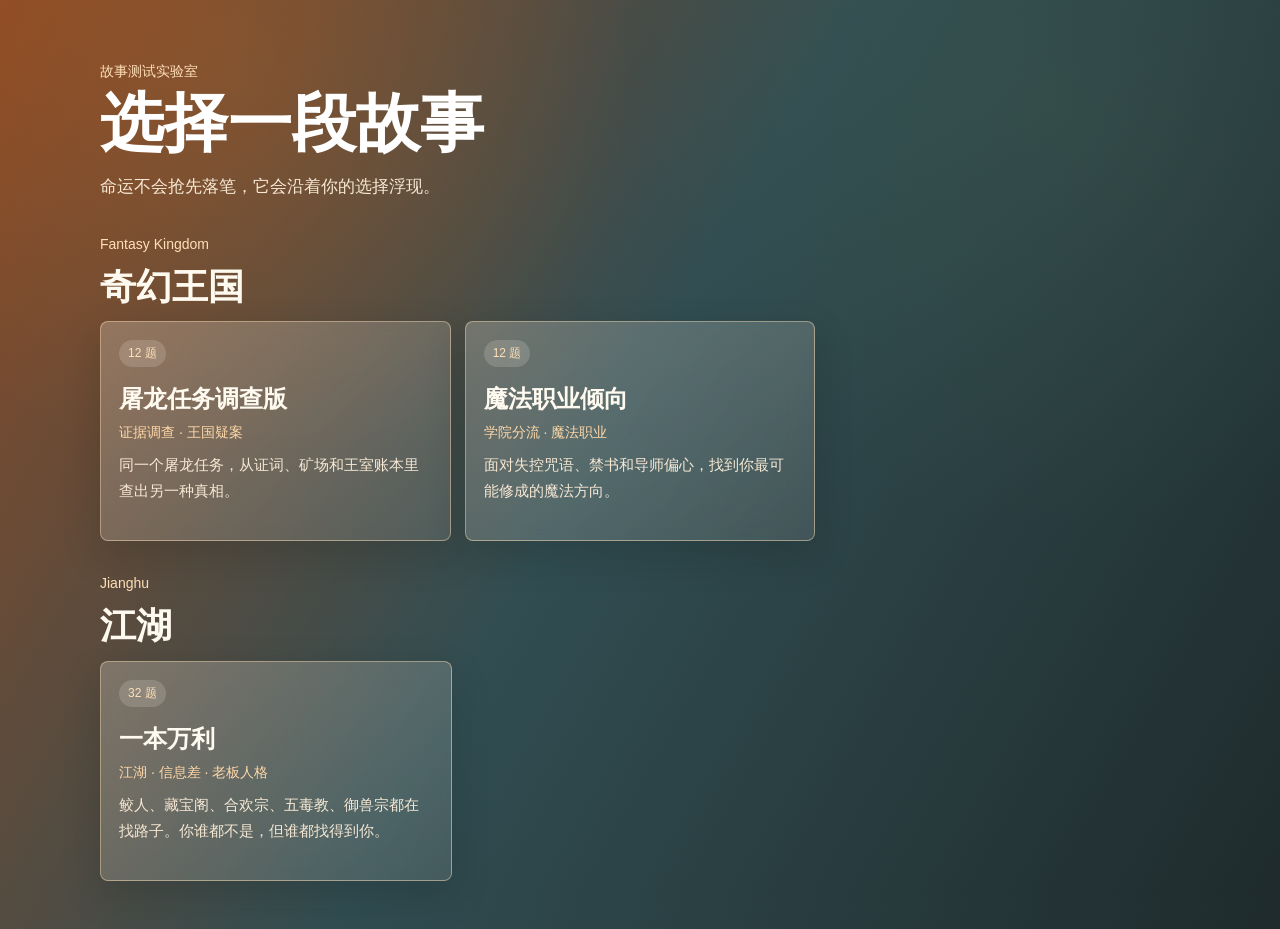
<file: index.html>
<!doctype html>
<html lang="zh-CN">
<head>
  <meta charset="utf-8">
  <meta name="viewport" content="width=device-width, initial-scale=1, viewport-fit=cover">
  <meta http-equiv="Cache-Control" content="no-cache, no-store, must-revalidate">
  <meta http-equiv="Pragma" content="no-cache">
  <meta http-equiv="Expires" content="0">
  <meta name="theme-color" content="#1f2b2c">
  <title>测试题实验</title>
  <link rel="stylesheet" href="styles.css">
</head>
<body>
  <main class="home-page">
    <div class="home-shell" aria-labelledby="home-title">
      <header class="home-header">
        <p class="eyebrow">故事测试实验室</p>
        <h1 id="home-title">选择一段故事</h1>
        <p class="lead">命运不会抢先落笔，它会沿着你的选择浮现。</p>
      </header>

      <section class="test-category" aria-labelledby="fantasy-title">
        <div class="category-head">
          <p class="eyebrow">Fantasy Kingdom</p>
          <h2 id="fantasy-title">奇幻王国</h2>
        </div>
        <div class="test-grid">
          <a class="test-card available" href="tests/fantasy-kingdom/dragon-investigation/index.html">
            <span class="test-status">12 题</span>
            <span class="test-title">屠龙任务调查版</span>
            <span class="test-meta">证据调查 · 王国疑案</span>
            <span class="test-copy">同一个屠龙任务，从证词、矿场和王室账本里查出另一种真相。</span>
          </a>

          <a class="test-card available" href="tests/fantasy-kingdom/magic-career/index.html">
            <span class="test-status">12 题</span>
            <span class="test-title">魔法职业倾向</span>
            <span class="test-meta">学院分流 · 魔法职业</span>
            <span class="test-copy">面对失控咒语、禁书和导师偏心，找到你最可能修成的魔法方向。</span>
          </a>
        </div>
      </section>

      <section class="test-category" aria-labelledby="jianghu-title">
        <div class="category-head">
          <p class="eyebrow">Jianghu</p>
          <h2 id="jianghu-title">江湖</h2>
        </div>
        <div class="test-grid compact">
          <a class="test-card available" href="tests/jianghu/merchant-profit/index.html">
            <span class="test-status">32 题</span>
            <span class="test-title">一本万利</span>
            <span class="test-meta">江湖 · 信息差 · 老板人格</span>
            <span class="test-copy">鲛人、藏宝阁、合欢宗、五毒教、御兽宗都在找路子。你谁都不是，但谁都找得到你。</span>
          </a>
        </div>
      </section>
    </div>
  </main>
</body>
</html>
</file>
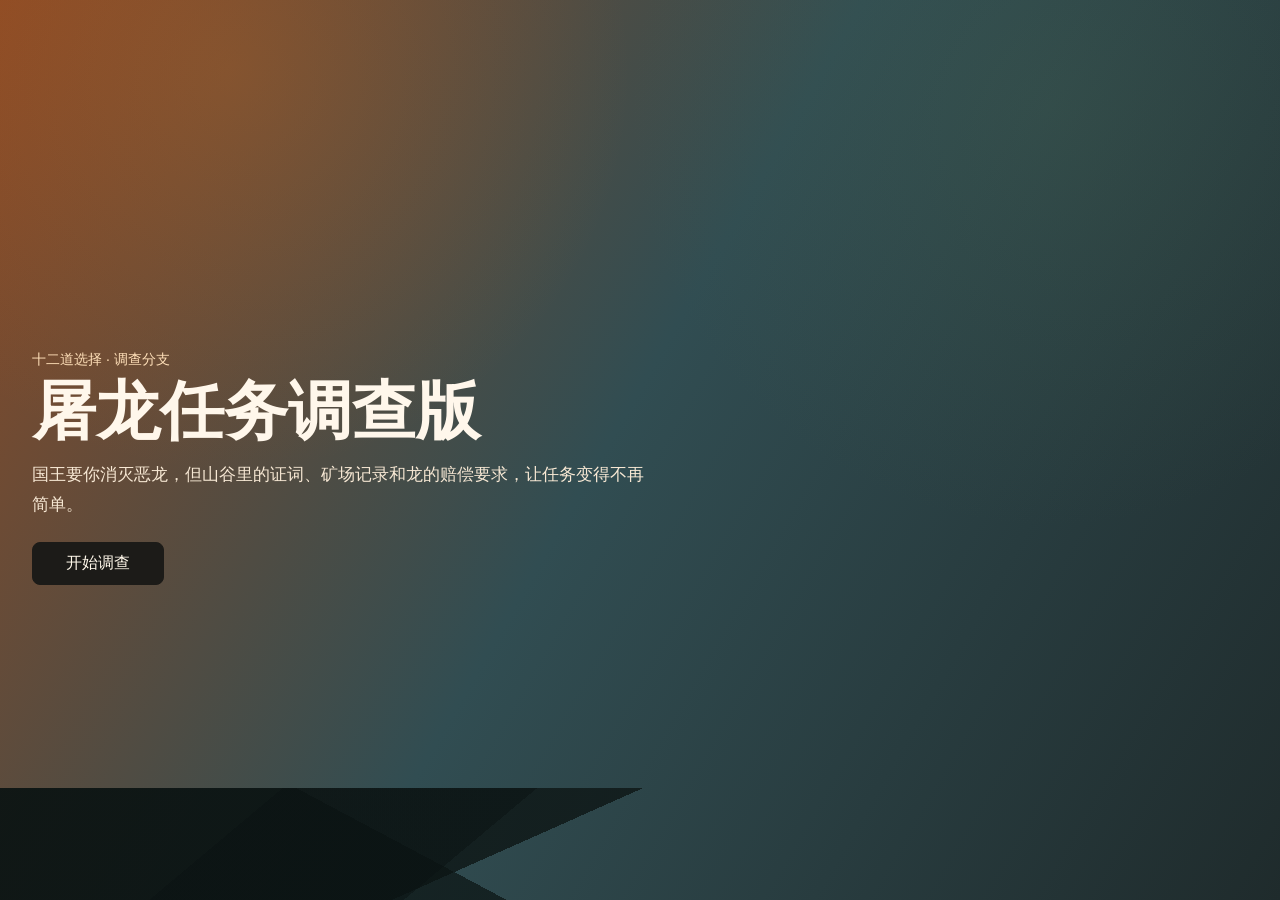
<file: tests/fantasy-kingdom/dragon-investigation/index.html>
<!doctype html>
<html lang="zh-CN">
<head>
  <meta charset="utf-8">
  <meta name="viewport" content="width=device-width, initial-scale=1, viewport-fit=cover">
  <meta http-equiv="Cache-Control" content="no-cache, no-store, must-revalidate">
  <meta http-equiv="Pragma" content="no-cache">
  <meta http-equiv="Expires" content="0">
  <meta name="theme-color" content="#1f2b2c">
  <title>屠龙任务调查版</title>
  <link rel="stylesheet" href="styles.css">
</head>
<body>
  <main class="app">
    <section class="view active intro" id="introView">
      <div class="hero" aria-labelledby="page-title">
        <div class="hero-content">
          <p class="eyebrow">十二道选择 · 调查分支</p>
          <h1 id="page-title">屠龙任务调查版</h1>
          <p class="lead">国王要你消灭恶龙，但山谷里的证词、矿场记录和龙的赔偿要求，让任务变得不再简单。</p>
          <div class="intro-actions">
            <button class="btn primary" id="startBtn" type="button">开始调查</button>
          </div>
        </div>
      </div>
    </section>

    <section class="view screen" id="quizView">
      <section class="toolbar topbar" aria-label="答题进度">
        <div class="progress-wrap">
          <div class="progress-meta">
            <span id="progressText">第 1 / 12 题</span>
            <span id="selectedText">未选择</span>
          </div>
          <div class="progress"><span id="progressBar"></span></div>
        </div>
      </section>

      <section class="question-stage">
        <section class="questions" id="questions" aria-label="测试题目"></section>
      </section>

      <nav class="pager" aria-label="题目翻页">
        <button class="btn primary next" id="nextBtn" type="button">确认</button>
      </nav>
    </section>

    <section class="view screen" id="resultView">
      <section class="result show" id="result" aria-live="polite">
        <div class="result-inner">
          <div class="result-main">
            <div class="badge" id="resultType">普通结局</div>
            <h2 id="resultTitle"></h2>
            <div class="result-text" id="resultText"></div>
            <div id="hiddenResults"></div>
            <div class="result-actions">
              <button class="btn primary" id="againBtn" type="button">重新开始</button>
            </div>
          </div>
          <div class="result-aside">
            <h2>已发现证据</h2>
            <div class="score-list" id="evidenceList"></div>
            <p class="hint">每题最多选择 2 项。隐藏结局会作为额外结果解锁。</p>
          </div>
        </div>
      </section>
    </section>
  </main>

  <div class="toast" id="toast">请选择 1-2 项</div>

  <script src="content.js"></script>
  <script src="app.js"></script>
</body>
</html>
</file>
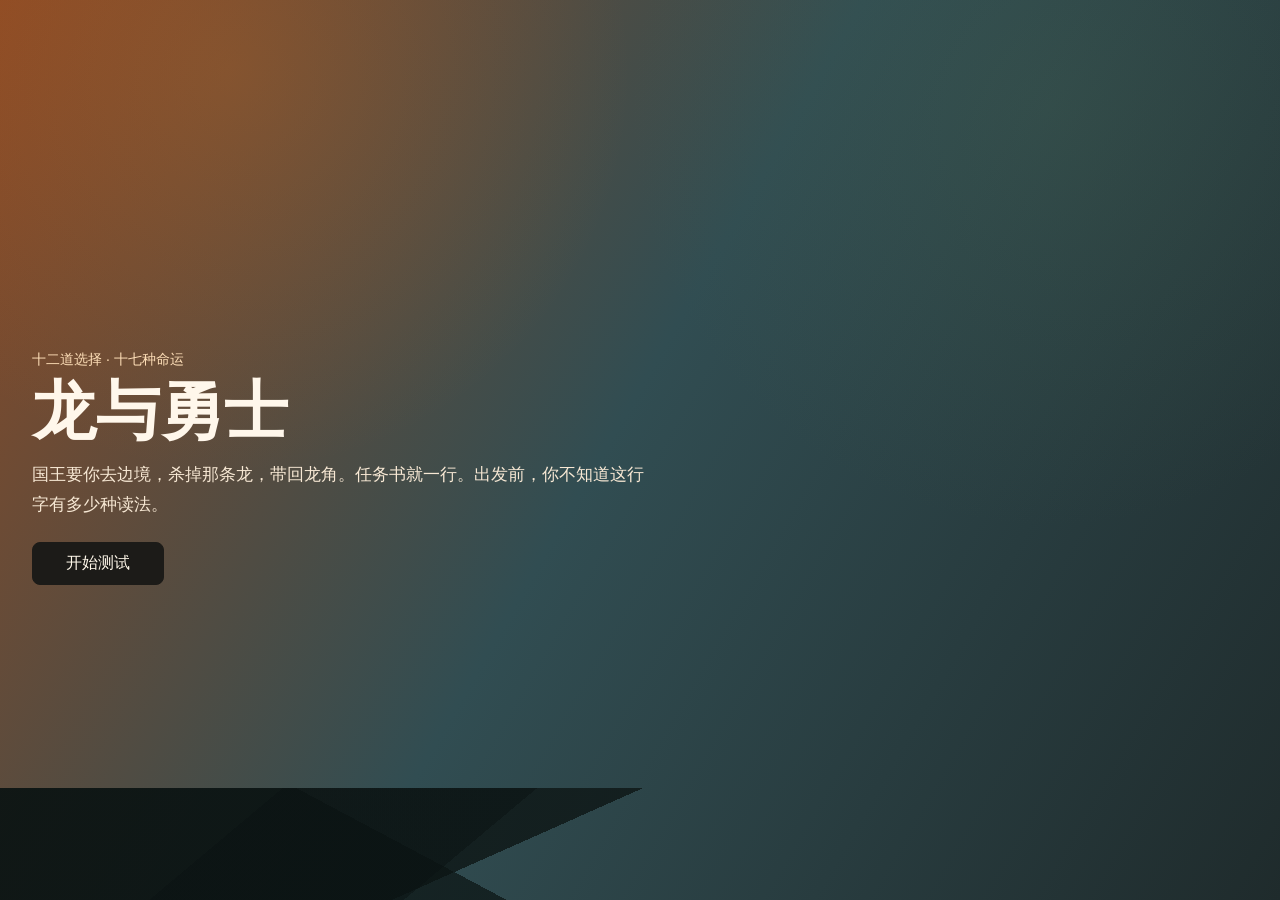
<file: tests/fantasy-kingdom/dragon-warrior/index.html>
<!doctype html>
<html lang="zh-CN">
<head>
  <meta charset="utf-8">
  <meta name="viewport" content="width=device-width, initial-scale=1, viewport-fit=cover">
  <meta http-equiv="Cache-Control" content="no-cache, no-store, must-revalidate">
  <meta http-equiv="Pragma" content="no-cache">
  <meta http-equiv="Expires" content="0">
  <meta name="theme-color" content="#1f2b2c">
  <title>龙与勇士</title>
  <link rel="stylesheet" href="styles.css">
</head>
<body>
  <main class="app">
    <section class="view home" id="homeView">
      <div class="home-shell" aria-labelledby="home-title">
        <header class="home-header">
          <p class="eyebrow">故事测试实验室</p>
          <h1 id="home-title">选择一个测试</h1>
          <p class="lead">每个测试都会把选择藏进故事里。你只要一路点下去，结局会自己露面。</p>
        </header>

        <section class="test-grid" aria-label="测试题型">
          <button class="test-card available" id="dragonEntryBtn" type="button">
            <span class="test-status">可开始</span>
            <span class="test-title">龙与勇士</span>
            <span class="test-meta">十二道选择 · 十七种命运</span>
            <span class="test-copy">国王要你去边境屠龙，但任务书上的字，未必等于真相。</span>
          </button>

          <button class="test-card" type="button" aria-disabled="true">
            <span class="test-status">制作中</span>
            <span class="test-title">宫廷人格测试</span>
            <span class="test-meta">权谋场景 · 阵营倾向</span>
            <span class="test-copy">在宴会、密信和王座之间，看你更像顾问、骑士还是幕后推手。</span>
          </button>

          <button class="test-card" type="button" aria-disabled="true">
            <span class="test-status">制作中</span>
            <span class="test-title">魔法职业倾向</span>
            <span class="test-meta">学院分流 · 技能路线</span>
            <span class="test-copy">面对失控咒语、禁书和导师偏心，找到你最可能修成的魔法方向。</span>
          </button>

          <button class="test-card" type="button" aria-disabled="true">
            <span class="test-status">制作中</span>
            <span class="test-title">荒岛决策实验</span>
            <span class="test-meta">生存选择 · 团队角色</span>
            <span class="test-copy">资源有限、天气变坏、队友意见不一，你会先搭棚还是先定规则。</span>
          </button>

          <button class="test-card" type="button" aria-disabled="true">
            <span class="test-status">制作中</span>
            <span class="test-title">王国阵营测验</span>
            <span class="test-meta">政治寓言 · 价值排序</span>
            <span class="test-copy">秩序、自由、财富、传统和真相，总有一个会被你放到最前面。</span>
          </button>
        </section>
      </div>
    </section>

    <section class="view active intro" id="introView">
      <div class="hero" aria-labelledby="page-title">
        <div class="hero-content">
          <p class="eyebrow">十二道选择 · 十七种命运</p>
          <h1 id="page-title">龙与勇士</h1>
          <p class="lead">国王要你去边境，杀掉那条龙，带回龙角。任务书就一行。出发前，你不知道这行字有多少种读法。</p>
          <div class="intro-actions">
            <button class="btn primary" id="startBtn" type="button">开始测试</button>
          </div>
        </div>
      </div>
    </section>

    <section class="view screen" id="quizView">
      <section class="toolbar topbar" aria-label="答题进度">
        <div class="progress-wrap">
          <div class="progress-meta">
            <span id="progressText">第 1 / 12 题</span>
            <span id="selectedText">未选择</span>
          </div>
          <div class="progress"><span id="progressBar"></span></div>
        </div>
      </section>

      <section class="question-stage">
        <section class="questions" id="questions" aria-label="测试题目"></section>
      </section>

      <nav class="pager" aria-label="题目翻页">
        <button class="btn primary next" id="nextBtn" type="button">下一题</button>
      </nav>
    </section>

    <section class="view screen" id="resultView">
      <section class="result show" id="result" aria-live="polite">
        <div class="result-inner">
          <div class="result-main">
            <div class="badge" id="resultType">普通结局</div>
            <h2 id="resultTitle"></h2>
            <p class="result-tag" id="resultTag"></p>
            <div class="rarity" aria-label="结局稀有程度">
              <div class="rarity-top">
                <span id="rarityLabel">稀有程度</span>
                <span id="rarityValue">--</span>
              </div>
              <div class="rarity-track"><span class="rarity-fill" id="rarityFill"></span></div>
            </div>
            <div class="result-text" id="resultText"></div>
            <div class="epilogue">
              <h3>后来发生了什么</h3>
              <p id="epilogueText"></p>
            </div>
            <div class="result-actions">
              <button class="btn primary" id="againBtn" type="button">再测一次</button>
              <a class="btn" href="../../../index.html">回到首页</a>
            </div>
          </div>
          <div class="result-aside">
            <h2>判定依据</h2>
            <p id="reasonText"></p>
            <div class="score-list" id="scoreList"></div>
            <p class="hint">分数只用于判断路线，不代表选项好坏。勇士也可以只是想赶紧下班。</p>
          </div>
        </div>
      </section>
    </section>
  </main>

  <div class="toast" id="toast">每题最多选 2 个选项</div>

  <script src="../../../shared/quiz-core.js"></script>
  <script src="content.js"></script>
  <script src="app.js"></script>
</body>
</html>
</file>
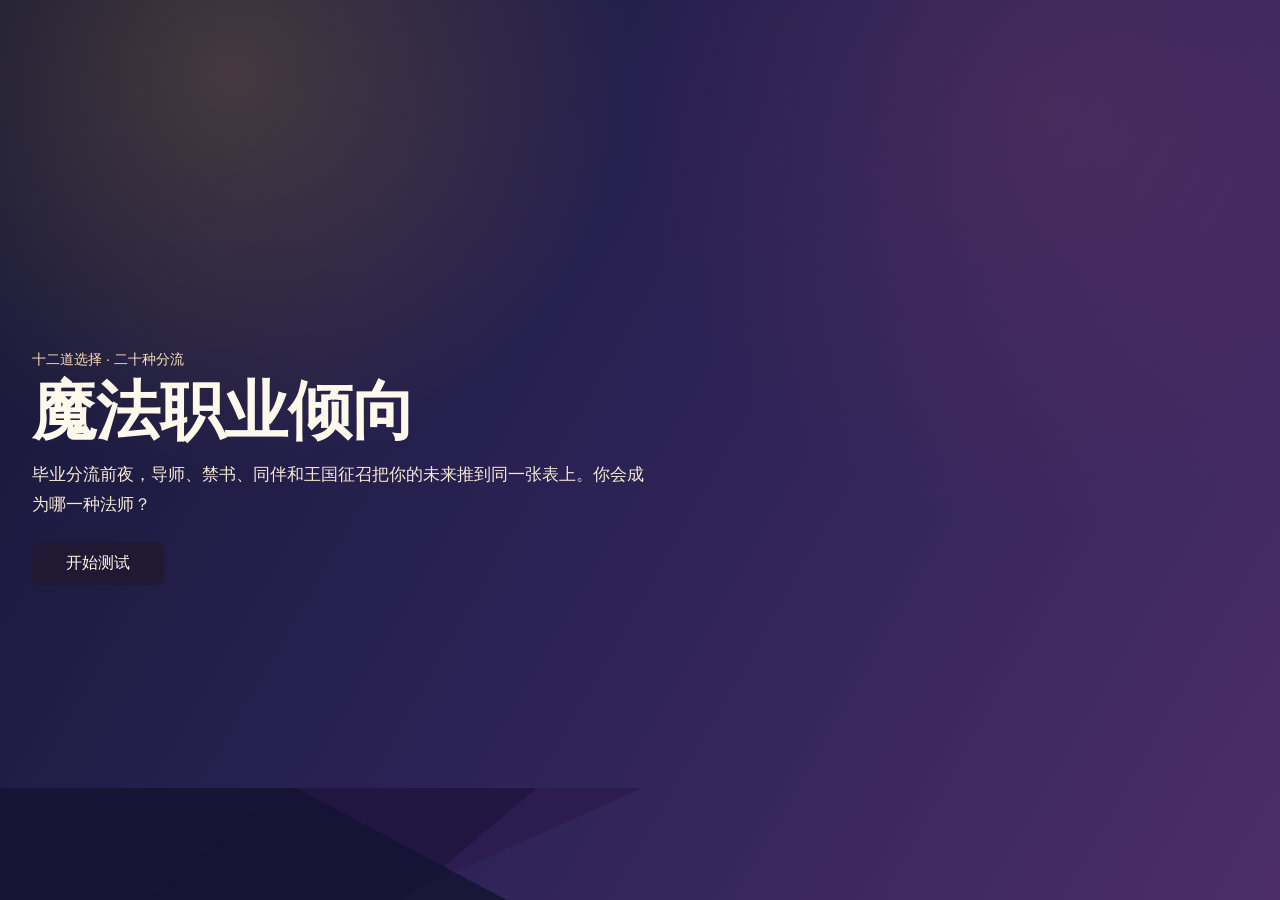
<file: tests/fantasy-kingdom/magic-career/index.html>
<!doctype html>
<html lang="zh-CN">
<head>
  <meta charset="utf-8">
  <meta name="viewport" content="width=device-width, initial-scale=1, viewport-fit=cover">
  <meta http-equiv="Cache-Control" content="no-cache, no-store, must-revalidate">
  <meta http-equiv="Pragma" content="no-cache">
  <meta http-equiv="Expires" content="0">
  <meta name="theme-color" content="#151735">
  <title>魔法职业倾向</title>
  <link rel="stylesheet" href="styles.css">
</head>
<body>
  <main class="app">
    <section class="view home" id="homeView">
      <div class="home-shell" aria-labelledby="home-title">
        <header class="home-header">
          <p class="eyebrow">故事测试实验室</p>
          <h1 id="home-title">选择一个测试</h1>
          <p class="lead">每个测试都会把选择藏进故事里。你只要一路点下去，结局会自己露面。</p>
        </header>

        <section class="test-grid" aria-label="测试题型">
          <button class="test-card available" id="magicEntryBtn" type="button">
            <span class="test-status">可开始</span>
            <span class="test-title">魔法职业倾向</span>
            <span class="test-meta">十二道选择 · 二十种分流</span>
            <span class="test-copy">毕业分流前夜，导师、禁书和王国征召同时把你的未来推上桌面。</span>
          </button>

          <button class="test-card" type="button" aria-disabled="true">
            <span class="test-status">制作中</span>
            <span class="test-title">宫廷人格测试</span>
            <span class="test-meta">权谋场景 · 阵营倾向</span>
            <span class="test-copy">在宴会、密信和王座之间，看你更像顾问、骑士还是幕后推手。</span>
          </button>

          <button class="test-card" type="button" aria-disabled="true">
            <span class="test-status">制作中</span>
            <span class="test-title">魔法职业倾向</span>
            <span class="test-meta">学院分流 · 技能路线</span>
            <span class="test-copy">面对失控咒语、禁书和导师偏心，找到你最可能修成的魔法方向。</span>
          </button>

          <button class="test-card" type="button" aria-disabled="true">
            <span class="test-status">制作中</span>
            <span class="test-title">荒岛决策实验</span>
            <span class="test-meta">生存选择 · 团队角色</span>
            <span class="test-copy">资源有限、天气变坏、队友意见不一，你会先搭棚还是先定规则。</span>
          </button>

          <button class="test-card" type="button" aria-disabled="true">
            <span class="test-status">制作中</span>
            <span class="test-title">王国阵营测验</span>
            <span class="test-meta">政治寓言 · 价值排序</span>
            <span class="test-copy">秩序、自由、财富、传统和真相，总有一个会被你放到最前面。</span>
          </button>
        </section>
      </div>
    </section>

    <section class="view active intro" id="introView">
      <div class="hero" aria-labelledby="page-title">
        <div class="hero-content">
          <p class="eyebrow">十二道选择 · 二十种分流</p>
          <h1 id="page-title">魔法职业倾向</h1>
          <p class="lead">毕业分流前夜，导师、禁书、同伴和王国征召把你的未来推到同一张表上。你会成为哪一种法师？</p>
          <div class="intro-actions">
            <button class="btn primary" id="startBtn" type="button">开始测试</button>
          </div>
        </div>
      </div>
    </section>

    <section class="view screen" id="quizView">
      <section class="toolbar topbar" aria-label="答题进度">
        <div class="progress-wrap">
          <div class="progress-meta">
            <span id="progressText">第 1 / 12 题</span>
            <span id="selectedText">未选择</span>
          </div>
          <div class="progress"><span id="progressBar"></span></div>
        </div>
      </section>

      <section class="question-stage">
        <section class="questions" id="questions" aria-label="测试题目"></section>
      </section>

      <nav class="pager" aria-label="题目翻页">
        <button class="btn primary next" id="nextBtn" type="button">下一题</button>
      </nav>
    </section>

    <section class="view screen" id="resultView">
      <section class="result show" id="result" aria-live="polite">
        <div class="result-inner">
          <div class="result-main">
            <div class="badge" id="resultType">普通结局</div>
            <h2 id="resultTitle"></h2>
            <p class="result-tag" id="resultTag"></p>
            <div class="rarity" aria-label="结局稀有程度">
              <div class="rarity-top">
                <span id="rarityLabel">稀有程度</span>
                <span id="rarityValue">--</span>
              </div>
              <div class="rarity-track"><span class="rarity-fill" id="rarityFill"></span></div>
            </div>
            <div class="result-text" id="resultText"></div>
            <div class="epilogue">
              <h3>后来发生了什么</h3>
              <p id="epilogueText"></p>
            </div>
            <div class="result-actions">
              <button class="btn primary" id="againBtn" type="button">再测一次</button>
              <a class="btn" href="../../../index.html">回到首页</a>
            </div>
          </div>
          <div class="result-aside">
            <h2>判定依据</h2>
            <p id="reasonText"></p>
            <div class="score-list" id="scoreList"></div>
            <p class="hint">分数只用于判断路线，不代表选项好坏。见习法师也可以只是想避开不合理的分流表。</p>
          </div>
        </div>
      </section>
    </section>
  </main>

  <div class="toast" id="toast">每题最多选 2 个选项</div>

  <script src="../../../shared/quiz-core.js"></script>
  <script src="content.js"></script>
  <script src="app.js"></script>
</body>
</html>
</file>
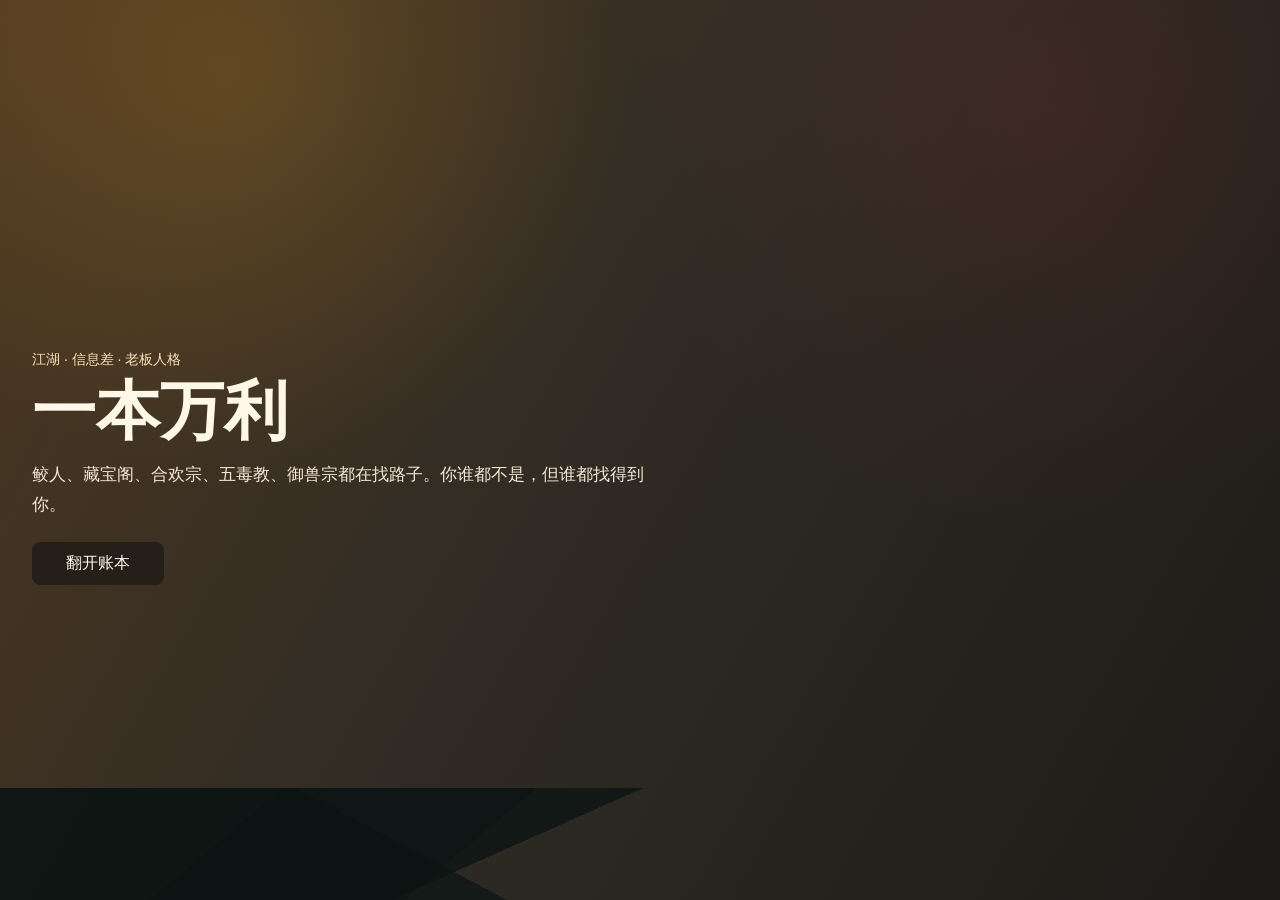
<file: tests/jianghu/merchant-profit/index.html>
<!doctype html>
<html lang="zh-CN">
<head>
  <meta charset="utf-8">
  <meta name="viewport" content="width=device-width, initial-scale=1, viewport-fit=cover">
  <meta http-equiv="Cache-Control" content="no-cache, no-store, must-revalidate">
  <meta http-equiv="Pragma" content="no-cache">
  <meta http-equiv="Expires" content="0">
  <meta name="theme-color" content="#2a241d">
  <title>一本万利</title>
  <link rel="stylesheet" href="styles.css">
</head>
<body>
  <main class="app">
    <section class="view active intro" id="introView">
      <div class="hero" aria-labelledby="page-title">
        <div class="hero-content">
          <p class="eyebrow">江湖 · 信息差 · 老板人格</p>
          <h1 id="page-title">一本万利</h1>
          <p class="lead">鲛人、藏宝阁、合欢宗、五毒教、御兽宗都在找路子。你谁都不是，但谁都找得到你。</p>
          <div class="intro-actions">
            <button class="btn primary" id="startBtn" type="button">翻开账本</button>
          </div>
        </div>
      </div>
    </section>

    <section class="view screen" id="quizView">
      <section class="toolbar topbar" aria-label="答题进度">
        <div class="progress-wrap">
          <div class="progress-meta">
            <span id="progressText">第 1 / 32 题</span>
            <span id="selectedText">未选择</span>
          </div>
          <div class="progress"><span id="progressBar"></span></div>
        </div>
      </section>

      <section class="question-stage">
        <section class="questions" id="questions" aria-label="测试题目"></section>
      </section>

      <nav class="pager" aria-label="题目翻页">
        <button class="btn primary next" id="nextBtn" type="button">下一题</button>
      </nav>
    </section>

    <section class="view screen" id="resultView">
      <section class="result show" id="result" aria-live="polite">
        <div class="result-inner">
          <div class="result-main">
            <div class="badge" id="resultType">普通结局</div>
            <h2 id="resultTitle"></h2>
            <p class="result-tag" id="resultTag"></p>
            <div class="rarity" aria-label="结局稀有程度">
              <div class="rarity-top">
                <span id="rarityLabel">稀有程度</span>
                <span id="rarityValue">--</span>
              </div>
              <div class="rarity-track"><span class="rarity-fill" id="rarityFill"></span></div>
            </div>
            <div class="result-text" id="resultText"></div>
            <div class="epilogue">
              <h3>后来发生了什么</h3>
              <p id="epilogueText"></p>
            </div>
            <div class="result-actions">
              <button class="btn primary" id="againBtn" type="button">再做一单</button>
              <a class="btn" href="../../../index.html">回到首页</a>
            </div>
          </div>
          <div class="result-aside">
            <h2>账本倾向</h2>
            <p id="reasonText"></p>
            <div class="score-list" id="scoreList"></div>
            <p class="hint">分数只用于判断路线，不代表经营建议。江湖生意，先活着再发财。</p>
          </div>
        </div>
      </section>
    </section>
  </main>

  <div class="toast" id="toast">本题只能选 1 项</div>

  <script src="../../../shared/quiz-core.js"></script>
  <script src="content.js"></script>
  <script src="app.js"></script>
</body>
</html>
</file>
<file: styles.css>
:root {
  color-scheme: light;
  --ink: #1c1b18;
  --muted: #686057;
  --line: #ddd4c6;
  --paper: #fffaf1;
  --panel: #ffffff;
  --amber: #c96f22;
  --red: #9e302b;
  --moss: #4f6f52;
  --blue: #315f7a;
  --shadow: 0 18px 50px rgba(42, 31, 20, 0.14);
  --page-bg:
    radial-gradient(circle at 18% 8%, rgba(201, 111, 34, 0.24), transparent 30%),
    radial-gradient(circle at 82% 12%, rgba(79, 111, 82, 0.2), transparent 32%),
    linear-gradient(120deg, #8c4a25 0%, #314d52 48%, #1f2b2c 100%);
}

* {
  box-sizing: border-box;
}

body {
  margin: 0;
  font-family: -apple-system, BlinkMacSystemFont, "Segoe UI", "PingFang SC", "Hiragino Sans GB", "Microsoft YaHei", sans-serif;
  color: var(--ink);
  background: var(--page-bg);
  background-attachment: fixed;
  min-height: 100vh;
  scrollbar-width: none;
}

html {
  scrollbar-width: none;
  background: var(--page-bg);
}

body::-webkit-scrollbar,
html::-webkit-scrollbar {
  width: 0;
  height: 0;
  display: none;
}

button {
  font: inherit;
}

a {
  color: inherit;
  text-decoration: none;
}

.home-page {
  min-height: 100vh;
  min-height: 100svh;
  padding: max(28px, 7svh) 0 48px;
}

.app {
  width: min(1040px, calc(100% - 32px));
  margin: 0 auto;
  padding: 28px 0 48px;
}

.hero {
  position: relative;
  min-height: 320px;
  overflow: hidden;
  border: 1px solid rgba(92, 72, 48, 0.18);
  border-radius: 8px;
  background:
    linear-gradient(180deg, rgba(24, 25, 22, 0.08), rgba(24, 25, 22, 0.52));
  box-shadow: var(--shadow);
  color: #fff7eb;
  display: grid;
  align-items: end;
  padding: 32px;
}

.hero::before,
.hero::after {
  content: "";
  position: absolute;
  pointer-events: none;
}

.hero::before {
  left: 0;
  right: 0;
  bottom: 0;
  height: 112px;
  background:
    linear-gradient(140deg, transparent 0 20%, rgba(10, 18, 18, 0.52) 20% 38%, transparent 38%),
    linear-gradient(28deg, rgba(11, 20, 19, 0.72) 0 34%, transparent 34%),
    linear-gradient(-24deg, transparent 0 58%, rgba(12, 20, 19, 0.78) 58% 100%);
}

.result-tag {
  margin: -4px 0 14px;
  font-size: 15px;
  color: #b86920;
  font-style: italic;
}

.hero-content {
  position: relative;
  z-index: 1;
  width: min(660px, 100%);
}

.eyebrow {
  margin: 0 0 10px;
  color: #ffe0b9;
  font-size: 14px;
}

h1 {
  margin: 0;
  font-size: clamp(34px, 6vw, 64px);
  line-height: 1.02;
  letter-spacing: 0;
}

.lead {
  margin: 16px 0 0;
  max-width: 620px;
  color: #f7e8d4;
  font-size: 17px;
  line-height: 1.75;
}

.toolbar {
  display: flex;
  gap: 12px;
  flex-wrap: wrap;
  align-items: center;
  justify-content: space-between;
  margin: 18px 0;
  padding: 14px;
  border: 1px solid var(--line);
  border-radius: 8px;
  background: rgba(255, 250, 241, 0.86);
  backdrop-filter: blur(10px);
}

.progress-wrap {
  flex: 1 1 240px;
  min-width: 220px;
}

.progress-meta {
  display: flex;
  justify-content: space-between;
  gap: 12px;
  color: var(--muted);
  font-size: 13px;
  margin-bottom: 8px;
}

.progress {
  height: 10px;
  border-radius: 999px;
  overflow: hidden;
  background: #e3d9c9;
}

.progress span {
  display: block;
  width: 0%;
  height: 100%;
  background: linear-gradient(90deg, var(--amber), var(--red));
  transition: width 180ms ease;
}

.actions {
  display: flex;
  gap: 10px;
  flex-wrap: wrap;
}

.btn {
  border: 1px solid rgba(69, 52, 34, 0.24);
  border-radius: 8px;
  background: #fffdf8;
  color: var(--ink);
  padding: 10px 14px;
  cursor: pointer;
  transition: transform 120ms ease, border-color 120ms ease, background 120ms ease;
}

.btn:hover {
  transform: translateY(-1px);
  border-color: rgba(158, 48, 43, 0.52);
}

.btn.primary {
  background: var(--ink);
  color: #fff8ea;
  border-color: var(--ink);
}

.btn:disabled {
  cursor: not-allowed;
  opacity: 0.45;
  transform: none;
}

.layout {
  display: grid;
  grid-template-columns: minmax(0, 1fr) 300px;
  gap: 18px;
  align-items: start;
}

.questions {
  display: grid;
  gap: 14px;
}

.question {
  border: 1px solid var(--line);
  border-radius: 8px;
  background: rgba(255, 255, 255, 0.78);
  box-shadow: 0 10px 26px rgba(40, 32, 22, 0.08);
  overflow: hidden;
}

.question-head {
  display: grid;
  grid-template-columns: 42px 1fr;
  gap: 12px;
  padding: 18px 18px 12px;
}

.num {
  width: 42px;
  height: 42px;
  border-radius: 8px;
  display: grid;
  place-items: center;
  background: #efe4d2;
  color: #6a4527;
  font-weight: 700;
}

.question-title {
  margin: 0;
  font-size: 17px;
  line-height: 1.7;
}

.options {
  display: grid;
  gap: 8px;
  padding: 0 18px 18px 72px;
}

.option {
  width: 100%;
  display: grid;
  grid-template-columns: 34px 1fr;
  gap: 10px;
  text-align: left;
  align-items: start;
  border: 1px solid #e4dacb;
  border-radius: 8px;
  background: #fffdf8;
  padding: 12px;
  cursor: pointer;
  line-height: 1.65;
}

.option .letter {
  width: 30px;
  height: 30px;
  display: grid;
  place-items: center;
  border-radius: 7px;
  background: #f0e4d1;
  color: #74471e;
  font-weight: 700;
}

.option.selected {
  border-color: rgba(158, 48, 43, 0.72);
  background: #fff4e4;
  box-shadow: inset 0 0 0 1px rgba(158, 48, 43, 0.18);
}

.option.selected .letter {
  background: var(--red);
  color: #fff8ed;
}

.side {
  position: sticky;
  top: 18px;
  display: grid;
  gap: 14px;
}

.panel {
  border: 1px solid var(--line);
  border-radius: 8px;
  background: rgba(255, 255, 255, 0.82);
  padding: 16px;
  box-shadow: 0 10px 26px rgba(40, 32, 22, 0.08);
}

.panel h2 {
  margin: 0 0 10px;
  font-size: 17px;
}

.panel p {
  margin: 0;
  color: var(--muted);
  line-height: 1.7;
  font-size: 14px;
}

.answer-grid {
  display: grid;
  grid-template-columns: repeat(4, 1fr);
  gap: 7px;
  margin-top: 12px;
}

.answer-chip {
  min-height: 34px;
  border-radius: 7px;
  background: #f1e7d8;
  color: #7a6a5b;
  display: grid;
  place-items: center;
  font-size: 12px;
  padding: 4px;
}

.answer-chip.done {
  background: #33433d;
  color: #fff7e9;
}

.result {
  display: none;
  margin-top: 18px;
  border: 1px solid rgba(158, 48, 43, 0.32);
  border-radius: 8px;
  background: #fff9ef;
  box-shadow: var(--shadow);
  overflow: hidden;
}

.result.show {
  display: block;
}

.result-inner {
  display: grid;
  grid-template-columns: 1fr 300px;
  gap: 0;
}

.result-main {
  padding: 24px;
}

.badge {
  display: inline-flex;
  align-items: center;
  gap: 8px;
  border-radius: 999px;
  padding: 7px 11px;
  background: #f2dfc7;
  color: #794818;
  font-size: 13px;
  margin-bottom: 10px;
}

.result h2 {
  margin: 0 0 12px;
  font-size: clamp(24px, 4vw, 38px);
  line-height: 1.15;
}

.result-text {
  color: #3b332b;
  font-size: 16px;
  line-height: 1.85;
  white-space: pre-line;
}

.rarity {
  display: grid;
  gap: 8px;
  margin: 14px 0 18px;
  padding: 12px;
  border: 1px solid #ead9c2;
  border-radius: 8px;
  background: #fff3df;
}

.rarity-top {
  display: flex;
  justify-content: space-between;
  gap: 12px;
  color: #74471e;
  font-size: 14px;
}

.rarity-track {
  height: 9px;
  overflow: hidden;
  border-radius: 99px;
  background: #e6d3ba;
}

.rarity-fill {
  display: block;
  width: 50%;
  height: 100%;
  background: linear-gradient(90deg, var(--amber), var(--red));
}

.epilogue {
  margin-top: 18px;
  padding: 16px;
  border-left: 4px solid var(--amber);
  border-radius: 0 8px 8px 0;
  background: #fff5e7;
}

.epilogue h3 {
  margin: 0 0 8px;
  font-size: 17px;
}

.epilogue p {
  margin: 0;
  color: #463b31;
  line-height: 1.85;
  white-space: pre-line;
}

.result-aside {
  border-left: 1px solid #eadfce;
  background: #f8eddd;
  padding: 24px;
}

.score-list {
  display: grid;
  gap: 9px;
  margin-top: 12px;
}

.score-row {
  display: grid;
  gap: 5px;
  font-size: 13px;
  color: #5c5147;
}

.score-row label {
  display: flex;
  justify-content: space-between;
  gap: 10px;
}

.bar {
  height: 8px;
  border-radius: 99px;
  background: #e4d7c6;
  overflow: hidden;
}

.bar span {
  display: block;
  height: 100%;
  width: 0%;
  background: var(--moss);
}

.hint {
  margin-top: 10px;
  font-size: 13px;
  color: var(--muted);
  line-height: 1.65;
}

.toast {
  position: fixed;
  left: 50%;
  bottom: 22px;
  transform: translateX(-50%) translateY(20px);
  opacity: 0;
  pointer-events: none;
  border-radius: 999px;
  padding: 10px 14px;
  color: #fff8ed;
  background: rgba(28, 27, 24, 0.92);
  transition: opacity 140ms ease, transform 140ms ease;
  z-index: 20;
}

.toast.show {
  opacity: 1;
  transform: translateX(-50%) translateY(0);
}

@media (max-width: 840px) {
  .app {
    width: min(100% - 20px, 1040px);
    padding-top: 10px;
  }

  .hero {
    min-height: 280px;
    padding: 24px;
  }

  .layout,
  .result-inner {
    grid-template-columns: 1fr;
  }

  .side {
    position: static;
    order: -1;
  }

  .options {
    padding-left: 18px;
  }

  .question-head {
    grid-template-columns: 34px 1fr;
  }

  .num {
    width: 34px;
    height: 34px;
  }

  .result-aside {
    border-left: 0;
    border-top: 1px solid #eadfce;
  }
}

.app {
  min-height: 100vh;
  display: grid;
  align-content: center;
  width: 100%;
  padding: 0;
}

.view {
  display: none;
}

.view.active {
  display: block;
}

.view:not(.active) {
  display: none;
}

.home {
  min-height: 100vh;
  min-height: 100svh;
  padding: max(28px, 7svh) 0;
  color: #fff7eb;
}

.home-shell {
  width: min(1080px, calc(100% - 32px));
  margin: 0 auto;
  display: grid;
  gap: 34px;
}

.home-header {
  width: min(720px, 100%);
}

.home-header h1 {
  color: #ffffff;
}

.test-category {
  display: grid;
  gap: 14px;
}

.category-head {
  display: grid;
  gap: 4px;
}

.category-head h2 {
  margin: 0;
  color: #fffaf0;
  font-size: clamp(24px, 4vw, 36px);
  line-height: 1.15;
}

.test-grid {
  display: grid;
  grid-template-columns: repeat(3, minmax(0, 1fr));
  gap: 14px;
}

.test-grid.compact {
  grid-template-columns: minmax(0, 352px);
}

.test-card {
  min-height: 220px;
  display: grid;
  align-content: start;
  gap: 10px;
  text-align: left;
  border: 1px solid rgba(255, 248, 236, 0.22);
  border-radius: 8px;
  background: rgba(255, 248, 236, 0.12);
  color: #fff4e3;
  padding: 18px;
  cursor: default;
  box-shadow: 0 14px 38px rgba(18, 22, 18, 0.18);
  backdrop-filter: blur(12px);
  font: inherit;
}

.test-card.available {
  cursor: pointer;
  background:
    linear-gradient(145deg, rgba(255, 248, 236, 0.24), rgba(255, 248, 236, 0.1));
  border-color: rgba(255, 224, 185, 0.46);
}

.test-card.available:hover {
  transform: translateY(-2px);
  border-color: rgba(255, 224, 185, 0.78);
}

.test-status {
  width: fit-content;
  border-radius: 999px;
  padding: 5px 9px;
  background: rgba(255, 248, 236, 0.16);
  color: #ffe0b9;
  font-size: 12px;
}

.test-title {
  display: block;
  margin-top: 8px;
  color: #fffaf0;
  font-size: 24px;
  line-height: 1.2;
  font-weight: 700;
}

.test-meta {
  color: #ffd8a8;
  font-size: 14px;
}

.test-copy {
  color: #f7e8d4;
  font-size: 15px;
  line-height: 1.75;
}

.intro {
  display: grid;
  gap: 18px;
}

.hero {
  min-height: 100vh;
  min-height: 100svh;
  align-items: center;
  justify-content: start;
  border: 0;
  border-radius: 0;
  background: transparent;
  padding-top: max(80px, 12svh);
  padding-bottom: max(60px, 8svh);
}

.intro-grid {
  display: grid;
  grid-template-columns: repeat(3, 1fr);
  gap: 12px;
}

.rule-card {
  border: 1px solid rgba(255, 248, 236, 0.22);
  border-radius: 8px;
  background: rgba(255, 248, 236, 0.12);
  padding: 13px;
  color: #fff1dd;
  line-height: 1.55;
  font-size: 14px;
}


.intro-actions {
  display: flex;
  gap: 12px;
  flex-wrap: wrap;
  margin-top: 22px;
}

.intro-actions .btn {
  min-width: 132px;
}

.screen {
  min-height: min(720px, calc(100vh - 56px));
  display: grid;
  grid-template-rows: auto 1fr;
  gap: 14px;
  padding-bottom: 92px;
  width: min(1040px, calc(100% - 32px));
  margin: 0 auto;
  padding-top: 28px;
}

.screen.view:not(.active) {
  display: none;
}

.topbar {
  position: sticky;
  top: 0;
  z-index: 5;
  margin: 0;
}

.question-stage {
  display: grid;
  align-items: center;
}

.question {
  min-height: 420px;
  display: grid;
  align-content: center;
}

.question-head {
  grid-template-columns: 1fr;
  padding: 26px 26px 16px;
}

.num {
  width: 52px;
  height: 52px;
  font-size: 18px;
}

.question-title {
  font-size: clamp(18px, 3.6vw, 25px);
  line-height: 1.65;
}

.options {
  padding: 0 26px 26px;
  gap: 10px;
}

.option {
  min-height: 58px;
  align-items: center;
  font-size: 16px;
}

.pager {
  position: fixed;
  left: 50%;
  bottom: 16px;
  z-index: 12;
  width: min(1040px, calc(100% - 32px));
  transform: translateX(-50%);
  display: grid;
  padding: 12px;
  border: 1px solid rgba(92, 72, 48, 0.18);
  border-radius: 8px;
  background: rgba(255, 250, 241, 0.92);
  box-shadow: 0 12px 36px rgba(42, 31, 20, 0.18);
  backdrop-filter: blur(12px);
}

.pager .btn {
  width: 100%;
  min-height: 48px;
}

.pager .next {
  justify-self: stretch;
}

.route-drawer {
  display: none;
}

.result {
  margin-top: 0;
}

.result.show {
  display: block;
}

.result-actions {
  display: flex;
  gap: 10px;
  flex-wrap: wrap;
  margin-top: 18px;
}

.save-dock {
  position: fixed;
  left: 50%;
  bottom: 16px;
  z-index: 14;
  width: min(1040px, calc(100% - 32px));
  transform: translateX(-50%);
  display: none;
  padding: 12px;
  border: 1px solid rgba(92, 72, 48, 0.18);
  border-radius: 8px;
  background: rgba(255, 250, 241, 0.94);
  box-shadow: 0 12px 36px rgba(42, 31, 20, 0.18);
  backdrop-filter: blur(12px);
}

.save-dock.show {
  display: grid;
}

.save-dock .btn {
  width: 100%;
  min-height: 48px;
}


@media (max-width: 840px) {
  .app {
    width: 100%;
    min-height: 100svh;
    padding: 0;
    align-content: stretch;
  }

  .hero {
    min-height: 100svh;
    padding: 22px;
  }

  h1 {
    font-size: clamp(38px, 13vw, 58px);
  }

  .lead {
    font-size: 16px;
  }

  .intro-grid {
    grid-template-columns: 1fr;
  }

  .home {
    padding: 22px 0 34px;
  }

  .home-page {
    padding: 22px 0 34px;
  }

  .home-shell {
    width: min(100% - 24px, 1080px);
    gap: 20px;
  }

  .test-grid {
    grid-template-columns: 1fr;
  }

  .test-grid.compact {
    grid-template-columns: 1fr;
  }

  .test-card {
    min-height: 170px;
    padding: 16px;
  }

  .intro-actions {
    display: grid;
  }

  .intro-actions .btn {
    width: 100%;
    min-height: 48px;
  }

  .screen {
    min-height: calc(100svh - 28px);
    padding-bottom: calc(86px + env(safe-area-inset-bottom));
    width: min(100% - 18px, 1040px);
    padding-top: 10px;
  }

  .toolbar {
    padding: 12px;
    gap: 10px;
  }

  .question {
    min-height: calc(100svh - 160px);
  }

  .question-head {
    grid-template-columns: 1fr;
    padding: 18px 16px 12px;
    gap: 10px;
  }

  .num {
    width: 40px;
    height: 40px;
  }

  .options {
    padding: 0 16px 16px;
  }

  .option {
    min-height: 56px;
    padding: 11px;
    font-size: 15px;
  }

  .pager {
    left: 0;
    right: 0;
    bottom: 0;
    width: 100%;
    transform: none;
    padding: 12px 12px calc(12px + env(safe-area-inset-bottom));
    border-right: 0;
    border-left: 0;
    border-bottom: 0;
    border-radius: 8px 8px 0 0;
  }

  .pager .btn {
    width: 100%;
    min-height: 46px;
  }

  .result {
    min-height: calc(100svh - 28px);
    padding-bottom: calc(86px + env(safe-area-inset-bottom));
  }

}
</file>
<file: tests/fantasy-kingdom/dragon-investigation/styles.css>
:root {
  color-scheme: light;
  --ink: #1c1b18;
  --muted: #686057;
  --line: #ddd4c6;
  --paper: #fffaf1;
  --panel: #ffffff;
  --amber: #c96f22;
  --red: #9e302b;
  --moss: #4f6f52;
  --blue: #315f7a;
  --shadow: 0 18px 50px rgba(42, 31, 20, 0.14);
  --page-bg:
    radial-gradient(circle at 18% 8%, rgba(201, 111, 34, 0.24), transparent 30%),
    radial-gradient(circle at 82% 12%, rgba(79, 111, 82, 0.2), transparent 32%),
    linear-gradient(120deg, #8c4a25 0%, #314d52 48%, #1f2b2c 100%);
}

* {
  box-sizing: border-box;
}

body {
  margin: 0;
  font-family: -apple-system, BlinkMacSystemFont, "Segoe UI", "PingFang SC", "Hiragino Sans GB", "Microsoft YaHei", sans-serif;
  color: var(--ink);
  background: var(--page-bg);
  background-attachment: fixed;
  min-height: 100vh;
  scrollbar-width: none;
}

html {
  scrollbar-width: none;
  background: var(--page-bg);
}

body::-webkit-scrollbar,
html::-webkit-scrollbar {
  width: 0;
  height: 0;
  display: none;
}

button {
  font: inherit;
}

.app {
  width: min(1040px, calc(100% - 32px));
  margin: 0 auto;
  padding: 28px 0 48px;
}

.hero {
  position: relative;
  min-height: 320px;
  overflow: hidden;
  border: 1px solid rgba(92, 72, 48, 0.18);
  border-radius: 8px;
  background:
    linear-gradient(180deg, rgba(24, 25, 22, 0.08), rgba(24, 25, 22, 0.52));
  box-shadow: var(--shadow);
  color: #fff7eb;
  display: grid;
  align-items: end;
  padding: 32px;
}

.hero::before,
.hero::after {
  content: "";
  position: absolute;
  pointer-events: none;
}

.hero::before {
  left: 0;
  right: 0;
  bottom: 0;
  height: 112px;
  background:
    linear-gradient(140deg, transparent 0 20%, rgba(10, 18, 18, 0.52) 20% 38%, transparent 38%),
    linear-gradient(28deg, rgba(11, 20, 19, 0.72) 0 34%, transparent 34%),
    linear-gradient(-24deg, transparent 0 58%, rgba(12, 20, 19, 0.78) 58% 100%);
}

.result-tag {
  margin: -4px 0 14px;
  font-size: 15px;
  color: #b86920;
  font-style: italic;
}

.hero-content {
  position: relative;
  z-index: 1;
  width: min(660px, 100%);
}

.eyebrow {
  margin: 0 0 10px;
  color: #ffe0b9;
  font-size: 14px;
}

h1 {
  margin: 0;
  font-size: clamp(34px, 6vw, 64px);
  line-height: 1.02;
  letter-spacing: 0;
}

.lead {
  margin: 16px 0 0;
  max-width: 620px;
  color: #f7e8d4;
  font-size: 17px;
  line-height: 1.75;
}

.toolbar {
  display: flex;
  gap: 12px;
  flex-wrap: wrap;
  align-items: center;
  justify-content: space-between;
  margin: 18px 0;
  padding: 14px;
  border: 1px solid var(--line);
  border-radius: 8px;
  background: rgba(255, 250, 241, 0.86);
  backdrop-filter: blur(10px);
}

.progress-wrap {
  flex: 1 1 240px;
  min-width: 220px;
}

.progress-meta {
  display: flex;
  justify-content: space-between;
  gap: 12px;
  color: var(--muted);
  font-size: 13px;
  margin-bottom: 8px;
}

.progress {
  height: 10px;
  border-radius: 999px;
  overflow: hidden;
  background: #e3d9c9;
}

.progress span {
  display: block;
  width: 0%;
  height: 100%;
  background: linear-gradient(90deg, var(--amber), var(--red));
  transition: width 180ms ease;
}

.actions {
  display: flex;
  gap: 10px;
  flex-wrap: wrap;
}

.btn {
  display: inline-flex;
  align-items: center;
  justify-content: center;
  border: 1px solid rgba(69, 52, 34, 0.24);
  border-radius: 8px;
  background: #fffdf8;
  color: var(--ink);
  padding: 10px 14px;
  text-decoration: none;
  cursor: pointer;
  transition: transform 120ms ease, border-color 120ms ease, background 120ms ease;
}

.btn:hover {
  transform: translateY(-1px);
  border-color: rgba(158, 48, 43, 0.52);
}

.btn.primary {
  background: var(--ink);
  color: #fff8ea;
  border-color: var(--ink);
}

.btn:disabled {
  cursor: not-allowed;
  opacity: 0.45;
  transform: none;
}

.layout {
  display: grid;
  grid-template-columns: minmax(0, 1fr) 300px;
  gap: 18px;
  align-items: start;
}

.questions {
  display: grid;
  gap: 14px;
}

.question {
  border: 1px solid var(--line);
  border-radius: 8px;
  background: rgba(255, 255, 255, 0.78);
  box-shadow: 0 10px 26px rgba(40, 32, 22, 0.08);
  overflow: hidden;
}

.question-head {
  display: grid;
  grid-template-columns: 42px 1fr;
  gap: 12px;
  padding: 18px 18px 12px;
}

.num {
  width: 42px;
  height: 42px;
  border-radius: 8px;
  display: grid;
  place-items: center;
  background: #efe4d2;
  color: #6a4527;
  font-weight: 700;
}

.question-title {
  margin: 0;
  font-size: 17px;
  line-height: 1.7;
}

.options {
  display: grid;
  gap: 8px;
  padding: 0 18px 18px 72px;
}

.option {
  width: 100%;
  display: grid;
  grid-template-columns: 34px 1fr;
  gap: 10px;
  text-align: left;
  align-items: start;
  border: 1px solid #e4dacb;
  border-radius: 8px;
  background: #fffdf8;
  padding: 12px;
  cursor: pointer;
  line-height: 1.65;
}

.option .letter {
  width: 30px;
  height: 30px;
  display: grid;
  place-items: center;
  border-radius: 7px;
  background: #f0e4d1;
  color: #74471e;
  font-weight: 700;
}

.option.selected {
  border-color: rgba(158, 48, 43, 0.72);
  background: #fff4e4;
  box-shadow: inset 0 0 0 1px rgba(158, 48, 43, 0.18);
}

.option.selected .letter {
  background: var(--red);
  color: #fff8ed;
}

.side {
  position: sticky;
  top: 18px;
  display: grid;
  gap: 14px;
}

.panel {
  border: 1px solid var(--line);
  border-radius: 8px;
  background: rgba(255, 255, 255, 0.82);
  padding: 16px;
  box-shadow: 0 10px 26px rgba(40, 32, 22, 0.08);
}

.panel h2 {
  margin: 0 0 10px;
  font-size: 17px;
}

.panel p {
  margin: 0;
  color: var(--muted);
  line-height: 1.7;
  font-size: 14px;
}

.answer-grid {
  display: grid;
  grid-template-columns: repeat(4, 1fr);
  gap: 7px;
  margin-top: 12px;
}

.answer-chip {
  min-height: 34px;
  border-radius: 7px;
  background: #f1e7d8;
  color: #7a6a5b;
  display: grid;
  place-items: center;
  font-size: 12px;
  padding: 4px;
}

.answer-chip.done {
  background: #33433d;
  color: #fff7e9;
}

.result {
  display: none;
  margin-top: 18px;
  border: 1px solid rgba(158, 48, 43, 0.32);
  border-radius: 8px;
  background: #fff9ef;
  box-shadow: var(--shadow);
  overflow: hidden;
}

.result.show {
  display: block;
}

.result-inner {
  display: grid;
  grid-template-columns: 1fr 300px;
  gap: 0;
}

.result-main {
  padding: 24px;
}

.badge {
  display: inline-flex;
  align-items: center;
  gap: 8px;
  border-radius: 999px;
  padding: 7px 11px;
  background: #f2dfc7;
  color: #794818;
  font-size: 13px;
  margin-bottom: 10px;
}

.result h2 {
  margin: 0 0 12px;
  font-size: clamp(24px, 4vw, 38px);
  line-height: 1.15;
}

.result-text {
  color: #3b332b;
  font-size: 16px;
  line-height: 1.85;
  white-space: pre-line;
}

.rarity {
  display: grid;
  gap: 8px;
  margin: 14px 0 18px;
  padding: 12px;
  border: 1px solid #ead9c2;
  border-radius: 8px;
  background: #fff3df;
}

.rarity-top {
  display: flex;
  justify-content: space-between;
  gap: 12px;
  color: #74471e;
  font-size: 14px;
}

.rarity-track {
  height: 9px;
  overflow: hidden;
  border-radius: 99px;
  background: #e6d3ba;
}

.rarity-fill {
  display: block;
  width: 50%;
  height: 100%;
  background: linear-gradient(90deg, var(--amber), var(--red));
}

.epilogue {
  margin-top: 18px;
  padding: 16px;
  border-left: 4px solid var(--amber);
  border-radius: 0 8px 8px 0;
  background: #fff5e7;
}

.epilogue h3 {
  margin: 0 0 8px;
  font-size: 17px;
}

.epilogue p {
  margin: 0;
  color: #463b31;
  line-height: 1.85;
  white-space: pre-line;
}

.result-aside {
  border-left: 1px solid #eadfce;
  background: #f8eddd;
  padding: 24px;
}

.score-list {
  display: grid;
  gap: 9px;
  margin-top: 12px;
}

.score-row {
  display: grid;
  gap: 5px;
  font-size: 13px;
  color: #5c5147;
}

.score-row label {
  display: flex;
  justify-content: space-between;
  gap: 10px;
}

.bar {
  height: 8px;
  border-radius: 99px;
  background: #e4d7c6;
  overflow: hidden;
}

.bar span {
  display: block;
  height: 100%;
  width: 0%;
  background: var(--moss);
}

.hint {
  margin-top: 10px;
  font-size: 13px;
  color: var(--muted);
  line-height: 1.65;
}

.toast {
  position: fixed;
  left: 50%;
  bottom: 22px;
  transform: translateX(-50%) translateY(20px);
  opacity: 0;
  pointer-events: none;
  border-radius: 999px;
  padding: 10px 14px;
  color: #fff8ed;
  background: rgba(28, 27, 24, 0.92);
  transition: opacity 140ms ease, transform 140ms ease;
  z-index: 20;
}

.toast.show {
  opacity: 1;
  transform: translateX(-50%) translateY(0);
}

@media (max-width: 840px) {
  .app {
    width: min(100% - 20px, 1040px);
    padding-top: 10px;
  }

  .hero {
    min-height: 280px;
    padding: 24px;
  }

  .layout,
  .result-inner {
    grid-template-columns: 1fr;
  }

  .side {
    position: static;
    order: -1;
  }

  .options {
    padding-left: 18px;
  }

  .question-head {
    grid-template-columns: 34px 1fr;
  }

  .num {
    width: 34px;
    height: 34px;
  }

  .result-aside {
    border-left: 0;
    border-top: 1px solid #eadfce;
  }
}

.app {
  min-height: 100vh;
  display: grid;
  align-content: center;
  width: 100%;
  padding: 0;
}

.view {
  display: none;
}

.view.active {
  display: block;
}

.view:not(.active) {
  display: none;
}

.home {
  min-height: 100vh;
  min-height: 100svh;
  padding: max(28px, 7svh) 0;
  color: #fff7eb;
}

.home-shell {
  width: min(1080px, calc(100% - 32px));
  margin: 0 auto;
  display: grid;
  gap: 28px;
}

.home-header {
  width: min(720px, 100%);
}

.test-grid {
  display: grid;
  grid-template-columns: repeat(3, minmax(0, 1fr));
  gap: 14px;
}

.test-card {
  min-height: 220px;
  display: grid;
  align-content: start;
  gap: 10px;
  text-align: left;
  border: 1px solid rgba(255, 248, 236, 0.22);
  border-radius: 8px;
  background: rgba(255, 248, 236, 0.12);
  color: #fff4e3;
  padding: 18px;
  cursor: default;
  box-shadow: 0 14px 38px rgba(18, 22, 18, 0.18);
  backdrop-filter: blur(12px);
}

.test-card.available {
  cursor: pointer;
  background:
    linear-gradient(145deg, rgba(255, 248, 236, 0.24), rgba(255, 248, 236, 0.1));
  border-color: rgba(255, 224, 185, 0.46);
}

.test-card.available:hover {
  transform: translateY(-2px);
  border-color: rgba(255, 224, 185, 0.78);
}

.test-status {
  width: fit-content;
  border-radius: 999px;
  padding: 5px 9px;
  background: rgba(255, 248, 236, 0.16);
  color: #ffe0b9;
  font-size: 12px;
}

.test-title {
  display: block;
  margin-top: 8px;
  color: #fffaf0;
  font-size: 24px;
  line-height: 1.2;
  font-weight: 700;
}

.test-meta {
  color: #ffd8a8;
  font-size: 14px;
}

.test-copy {
  color: #f7e8d4;
  font-size: 15px;
  line-height: 1.75;
}

.intro {
  display: grid;
  gap: 18px;
}

.hero {
  min-height: 100vh;
  min-height: 100svh;
  align-items: center;
  justify-content: start;
  border: 0;
  border-radius: 0;
  background: transparent;
  padding-top: max(80px, 12svh);
  padding-bottom: max(60px, 8svh);
}

.intro-grid {
  display: grid;
  grid-template-columns: repeat(3, 1fr);
  gap: 12px;
}

.rule-card {
  border: 1px solid rgba(255, 248, 236, 0.22);
  border-radius: 8px;
  background: rgba(255, 248, 236, 0.12);
  padding: 13px;
  color: #fff1dd;
  line-height: 1.55;
  font-size: 14px;
}


.intro-actions {
  display: flex;
  gap: 12px;
  flex-wrap: wrap;
  margin-top: 22px;
}

.intro-actions .btn {
  min-width: 132px;
}

.screen {
  min-height: min(720px, calc(100vh - 56px));
  display: grid;
  grid-template-rows: auto 1fr;
  gap: 14px;
  padding-bottom: 92px;
  width: min(1040px, calc(100% - 32px));
  margin: 0 auto;
  padding-top: 28px;
}

.screen.view:not(.active) {
  display: none;
}

.topbar {
  position: sticky;
  top: 0;
  z-index: 5;
  margin: 0;
}

.question-stage {
  display: grid;
  align-items: center;
}

.question {
  min-height: auto;
  display: grid;
  align-content: start;
}

.question-head {
  grid-template-columns: 1fr;
  padding: 26px 26px 16px;
}

.num {
  width: 52px;
  height: 52px;
  font-size: 18px;
}

.question-title {
  font-size: 16px;
  line-height: 1.78;
  white-space: pre-line;
}

.options {
  padding: 0 26px 26px;
  gap: 10px;
}

.option {
  min-height: 58px;
  align-items: center;
  font-size: 15px;
}

.pager {
  position: fixed;
  left: 50%;
  bottom: 16px;
  z-index: 12;
  width: min(1040px, calc(100% - 32px));
  transform: translateX(-50%);
  display: grid;
  padding: 12px;
  border: 1px solid rgba(92, 72, 48, 0.18);
  border-radius: 8px;
  background: rgba(255, 250, 241, 0.92);
  box-shadow: 0 12px 36px rgba(42, 31, 20, 0.18);
  backdrop-filter: blur(12px);
}

.pager .btn {
  width: 100%;
  min-height: 48px;
}

.pager .next {
  justify-self: stretch;
}

.route-drawer {
  display: none;
}

.result {
  margin-top: 0;
}

.result.show {
  display: block;
}

.result-actions {
  display: flex;
  gap: 10px;
  flex-wrap: wrap;
  margin-top: 18px;
}

.save-dock {
  position: fixed;
  left: 50%;
  bottom: 16px;
  z-index: 14;
  width: min(1040px, calc(100% - 32px));
  transform: translateX(-50%);
  display: none;
  padding: 12px;
  border: 1px solid rgba(92, 72, 48, 0.18);
  border-radius: 8px;
  background: rgba(255, 250, 241, 0.94);
  box-shadow: 0 12px 36px rgba(42, 31, 20, 0.18);
  backdrop-filter: blur(12px);
}

.save-dock.show {
  display: grid;
}

.save-dock .btn {
  width: 100%;
  min-height: 48px;
}

.epilogue p + p {
  margin-top: 14px;
}


@media (max-width: 840px) {
  .app {
    width: 100%;
    min-height: 100svh;
    padding: 0;
    align-content: stretch;
  }

  .hero {
    min-height: 100svh;
    padding: 22px;
  }

  h1 {
    font-size: clamp(38px, 13vw, 58px);
  }

  .lead {
    font-size: 16px;
  }

  .intro-grid {
    grid-template-columns: 1fr;
  }

  .home {
    padding: 22px 0 34px;
  }

  .home-shell {
    width: min(100% - 24px, 1080px);
    gap: 20px;
  }

  .test-grid {
    grid-template-columns: 1fr;
  }

  .test-card {
    min-height: 170px;
    padding: 16px;
  }

  .intro-actions {
    display: grid;
  }

  .intro-actions .btn {
    width: 100%;
    min-height: 48px;
  }

  .screen {
    min-height: calc(100svh - 28px);
    padding-bottom: calc(86px + env(safe-area-inset-bottom));
    width: min(100% - 18px, 1040px);
    padding-top: 10px;
  }

  .toolbar {
    padding: 12px;
    gap: 10px;
  }

  .question {
    min-height: auto;
  }

  .question-head {
    grid-template-columns: 1fr;
    padding: 18px 16px 12px;
    gap: 10px;
  }

  .num {
    width: 40px;
    height: 40px;
  }

  .options {
    padding: 0 16px 16px;
  }

  .option {
    min-height: 56px;
    padding: 11px;
    font-size: 15px;
  }

  .pager {
    left: 0;
    right: 0;
    bottom: 0;
    width: 100%;
    transform: none;
    padding: 12px 12px calc(12px + env(safe-area-inset-bottom));
    border-right: 0;
    border-left: 0;
    border-bottom: 0;
    border-radius: 8px 8px 0 0;
  }

  .pager .btn {
    width: 100%;
    min-height: 46px;
  }

  .result {
    min-height: calc(100svh - 28px);
    padding-bottom: calc(86px + env(safe-area-inset-bottom));
  }

}
</file>
<file: tests/fantasy-kingdom/dragon-warrior/styles.css>
:root {
  color-scheme: light;
  --ink: #1c1b18;
  --muted: #686057;
  --line: #ddd4c6;
  --paper: #fffaf1;
  --panel: #ffffff;
  --amber: #c96f22;
  --red: #9e302b;
  --moss: #4f6f52;
  --blue: #315f7a;
  --shadow: 0 18px 50px rgba(42, 31, 20, 0.14);
  --page-bg:
    radial-gradient(circle at 18% 8%, rgba(201, 111, 34, 0.24), transparent 30%),
    radial-gradient(circle at 82% 12%, rgba(79, 111, 82, 0.2), transparent 32%),
    linear-gradient(120deg, #8c4a25 0%, #314d52 48%, #1f2b2c 100%);
}

* {
  box-sizing: border-box;
}

body {
  margin: 0;
  font-family: -apple-system, BlinkMacSystemFont, "Segoe UI", "PingFang SC", "Hiragino Sans GB", "Microsoft YaHei", sans-serif;
  color: var(--ink);
  background: var(--page-bg);
  background-attachment: fixed;
  min-height: 100vh;
  scrollbar-width: none;
}

html {
  scrollbar-width: none;
  background: var(--page-bg);
}

body::-webkit-scrollbar,
html::-webkit-scrollbar {
  width: 0;
  height: 0;
  display: none;
}

button {
  font: inherit;
}

.app {
  width: min(1040px, calc(100% - 32px));
  margin: 0 auto;
  padding: 28px 0 48px;
}

.hero {
  position: relative;
  min-height: 320px;
  overflow: hidden;
  border: 1px solid rgba(92, 72, 48, 0.18);
  border-radius: 8px;
  background:
    linear-gradient(180deg, rgba(24, 25, 22, 0.08), rgba(24, 25, 22, 0.52));
  box-shadow: var(--shadow);
  color: #fff7eb;
  display: grid;
  align-items: end;
  padding: 32px;
}

.hero::before,
.hero::after {
  content: "";
  position: absolute;
  pointer-events: none;
}

.hero::before {
  left: 0;
  right: 0;
  bottom: 0;
  height: 112px;
  background:
    linear-gradient(140deg, transparent 0 20%, rgba(10, 18, 18, 0.52) 20% 38%, transparent 38%),
    linear-gradient(28deg, rgba(11, 20, 19, 0.72) 0 34%, transparent 34%),
    linear-gradient(-24deg, transparent 0 58%, rgba(12, 20, 19, 0.78) 58% 100%);
}

.result-tag {
  margin: -4px 0 14px;
  font-size: 15px;
  color: #b86920;
  font-style: italic;
}

.hero-content {
  position: relative;
  z-index: 1;
  width: min(660px, 100%);
}

.eyebrow {
  margin: 0 0 10px;
  color: #ffe0b9;
  font-size: 14px;
}

h1 {
  margin: 0;
  font-size: clamp(34px, 6vw, 64px);
  line-height: 1.02;
  letter-spacing: 0;
}

.lead {
  margin: 16px 0 0;
  max-width: 620px;
  color: #f7e8d4;
  font-size: 17px;
  line-height: 1.75;
}

.toolbar {
  display: flex;
  gap: 12px;
  flex-wrap: wrap;
  align-items: center;
  justify-content: space-between;
  margin: 18px 0;
  padding: 14px;
  border: 1px solid var(--line);
  border-radius: 8px;
  background: rgba(255, 250, 241, 0.86);
  backdrop-filter: blur(10px);
}

.progress-wrap {
  flex: 1 1 240px;
  min-width: 220px;
}

.progress-meta {
  display: flex;
  justify-content: space-between;
  gap: 12px;
  color: var(--muted);
  font-size: 13px;
  margin-bottom: 8px;
}

.progress {
  height: 10px;
  border-radius: 999px;
  overflow: hidden;
  background: #e3d9c9;
}

.progress span {
  display: block;
  width: 0%;
  height: 100%;
  background: linear-gradient(90deg, var(--amber), var(--red));
  transition: width 180ms ease;
}

.actions {
  display: flex;
  gap: 10px;
  flex-wrap: wrap;
}

.btn {
  border: 1px solid rgba(69, 52, 34, 0.24);
  border-radius: 8px;
  background: #fffdf8;
  color: var(--ink);
  padding: 10px 14px;
  cursor: pointer;
  transition: transform 120ms ease, border-color 120ms ease, background 120ms ease;
}

.btn:hover {
  transform: translateY(-1px);
  border-color: rgba(158, 48, 43, 0.52);
}

.btn.primary {
  background: var(--ink);
  color: #fff8ea;
  border-color: var(--ink);
}

.btn:disabled {
  cursor: not-allowed;
  opacity: 0.45;
  transform: none;
}

.layout {
  display: grid;
  grid-template-columns: minmax(0, 1fr) 300px;
  gap: 18px;
  align-items: start;
}

.questions {
  display: grid;
  gap: 14px;
}

.question {
  border: 1px solid var(--line);
  border-radius: 8px;
  background: rgba(255, 255, 255, 0.78);
  box-shadow: 0 10px 26px rgba(40, 32, 22, 0.08);
  overflow: hidden;
}

.question-head {
  display: grid;
  grid-template-columns: 42px 1fr;
  gap: 12px;
  padding: 18px 18px 12px;
}

.num {
  width: 42px;
  height: 42px;
  border-radius: 8px;
  display: grid;
  place-items: center;
  background: #efe4d2;
  color: #6a4527;
  font-weight: 700;
}

.question-title {
  margin: 0;
  font-size: 17px;
  line-height: 1.7;
}

.options {
  display: grid;
  gap: 8px;
  padding: 0 18px 18px 72px;
}

.option {
  width: 100%;
  display: grid;
  grid-template-columns: 34px 1fr;
  gap: 10px;
  text-align: left;
  align-items: start;
  border: 1px solid #e4dacb;
  border-radius: 8px;
  background: #fffdf8;
  padding: 12px;
  cursor: pointer;
  line-height: 1.65;
}

.option .letter {
  width: 30px;
  height: 30px;
  display: grid;
  place-items: center;
  border-radius: 7px;
  background: #f0e4d1;
  color: #74471e;
  font-weight: 700;
}

.option.selected {
  border-color: rgba(158, 48, 43, 0.72);
  background: #fff4e4;
  box-shadow: inset 0 0 0 1px rgba(158, 48, 43, 0.18);
}

.option.selected .letter {
  background: var(--red);
  color: #fff8ed;
}

.side {
  position: sticky;
  top: 18px;
  display: grid;
  gap: 14px;
}

.panel {
  border: 1px solid var(--line);
  border-radius: 8px;
  background: rgba(255, 255, 255, 0.82);
  padding: 16px;
  box-shadow: 0 10px 26px rgba(40, 32, 22, 0.08);
}

.panel h2 {
  margin: 0 0 10px;
  font-size: 17px;
}

.panel p {
  margin: 0;
  color: var(--muted);
  line-height: 1.7;
  font-size: 14px;
}

.answer-grid {
  display: grid;
  grid-template-columns: repeat(4, 1fr);
  gap: 7px;
  margin-top: 12px;
}

.answer-chip {
  min-height: 34px;
  border-radius: 7px;
  background: #f1e7d8;
  color: #7a6a5b;
  display: grid;
  place-items: center;
  font-size: 12px;
  padding: 4px;
}

.answer-chip.done {
  background: #33433d;
  color: #fff7e9;
}

.result {
  display: none;
  margin-top: 18px;
  border: 1px solid rgba(158, 48, 43, 0.32);
  border-radius: 8px;
  background: #fff9ef;
  box-shadow: var(--shadow);
  overflow: hidden;
}

.result.show {
  display: block;
}

.result-inner {
  display: grid;
  grid-template-columns: 1fr 300px;
  gap: 0;
}

.result-main {
  padding: 24px;
}

.badge {
  display: inline-flex;
  align-items: center;
  gap: 8px;
  border-radius: 999px;
  padding: 7px 11px;
  background: #f2dfc7;
  color: #794818;
  font-size: 13px;
  margin-bottom: 10px;
}

.result h2 {
  margin: 0 0 12px;
  font-size: clamp(24px, 4vw, 38px);
  line-height: 1.15;
}

.result-text {
  color: #3b332b;
  font-size: 16px;
  line-height: 1.85;
  white-space: pre-line;
}

.rarity {
  display: grid;
  gap: 8px;
  margin: 14px 0 18px;
  padding: 12px;
  border: 1px solid #ead9c2;
  border-radius: 8px;
  background: #fff3df;
}

.rarity-top {
  display: flex;
  justify-content: space-between;
  gap: 12px;
  color: #74471e;
  font-size: 14px;
}

.rarity-track {
  height: 9px;
  overflow: hidden;
  border-radius: 99px;
  background: #e6d3ba;
}

.rarity-fill {
  display: block;
  width: 50%;
  height: 100%;
  background: linear-gradient(90deg, var(--amber), var(--red));
}

.epilogue {
  margin-top: 18px;
  padding: 16px;
  border-left: 4px solid var(--amber);
  border-radius: 0 8px 8px 0;
  background: #fff5e7;
}

.epilogue h3 {
  margin: 0 0 8px;
  font-size: 17px;
}

.epilogue p {
  margin: 0;
  color: #463b31;
  line-height: 1.85;
  white-space: pre-line;
}

.result-aside {
  border-left: 1px solid #eadfce;
  background: #f8eddd;
  padding: 24px;
}

.score-list {
  display: grid;
  gap: 9px;
  margin-top: 12px;
}

.score-row {
  display: grid;
  gap: 5px;
  font-size: 13px;
  color: #5c5147;
}

.score-row label {
  display: flex;
  justify-content: space-between;
  gap: 10px;
}

.bar {
  height: 8px;
  border-radius: 99px;
  background: #e4d7c6;
  overflow: hidden;
}

.bar span {
  display: block;
  height: 100%;
  width: 0%;
  background: var(--moss);
}

.hint {
  margin-top: 10px;
  font-size: 13px;
  color: var(--muted);
  line-height: 1.65;
}

.toast {
  position: fixed;
  left: 50%;
  bottom: 22px;
  transform: translateX(-50%) translateY(20px);
  opacity: 0;
  pointer-events: none;
  border-radius: 999px;
  padding: 10px 14px;
  color: #fff8ed;
  background: rgba(28, 27, 24, 0.92);
  transition: opacity 140ms ease, transform 140ms ease;
  z-index: 20;
}

.toast.show {
  opacity: 1;
  transform: translateX(-50%) translateY(0);
}

@media (max-width: 840px) {
  .app {
    width: min(100% - 20px, 1040px);
    padding-top: 10px;
  }

  .hero {
    min-height: 280px;
    padding: 24px;
  }

  .layout,
  .result-inner {
    grid-template-columns: 1fr;
  }

  .side {
    position: static;
    order: -1;
  }

  .options {
    padding-left: 18px;
  }

  .question-head {
    grid-template-columns: 34px 1fr;
  }

  .num {
    width: 34px;
    height: 34px;
  }

  .result-aside {
    border-left: 0;
    border-top: 1px solid #eadfce;
  }
}

.app {
  min-height: 100vh;
  display: grid;
  align-content: center;
  width: 100%;
  padding: 0;
}

.view {
  display: none;
}

.view.active {
  display: block;
}

.view:not(.active) {
  display: none;
}

.home {
  min-height: 100vh;
  min-height: 100svh;
  padding: max(28px, 7svh) 0;
  color: #fff7eb;
}

.home-shell {
  width: min(1080px, calc(100% - 32px));
  margin: 0 auto;
  display: grid;
  gap: 28px;
}

.home-header {
  width: min(720px, 100%);
}

.test-grid {
  display: grid;
  grid-template-columns: repeat(3, minmax(0, 1fr));
  gap: 14px;
}

.test-card {
  min-height: 220px;
  display: grid;
  align-content: start;
  gap: 10px;
  text-align: left;
  border: 1px solid rgba(255, 248, 236, 0.22);
  border-radius: 8px;
  background: rgba(255, 248, 236, 0.12);
  color: #fff4e3;
  padding: 18px;
  cursor: default;
  box-shadow: 0 14px 38px rgba(18, 22, 18, 0.18);
  backdrop-filter: blur(12px);
}

.test-card.available {
  cursor: pointer;
  background:
    linear-gradient(145deg, rgba(255, 248, 236, 0.24), rgba(255, 248, 236, 0.1));
  border-color: rgba(255, 224, 185, 0.46);
}

.test-card.available:hover {
  transform: translateY(-2px);
  border-color: rgba(255, 224, 185, 0.78);
}

.test-status {
  width: fit-content;
  border-radius: 999px;
  padding: 5px 9px;
  background: rgba(255, 248, 236, 0.16);
  color: #ffe0b9;
  font-size: 12px;
}

.test-title {
  display: block;
  margin-top: 8px;
  color: #fffaf0;
  font-size: 24px;
  line-height: 1.2;
  font-weight: 700;
}

.test-meta {
  color: #ffd8a8;
  font-size: 14px;
}

.test-copy {
  color: #f7e8d4;
  font-size: 15px;
  line-height: 1.75;
}

.intro {
  display: grid;
  gap: 18px;
}

.hero {
  min-height: 100vh;
  min-height: 100svh;
  align-items: center;
  justify-content: start;
  border: 0;
  border-radius: 0;
  background: transparent;
  padding-top: max(80px, 12svh);
  padding-bottom: max(60px, 8svh);
}

.intro-grid {
  display: grid;
  grid-template-columns: repeat(3, 1fr);
  gap: 12px;
}

.rule-card {
  border: 1px solid rgba(255, 248, 236, 0.22);
  border-radius: 8px;
  background: rgba(255, 248, 236, 0.12);
  padding: 13px;
  color: #fff1dd;
  line-height: 1.55;
  font-size: 14px;
}


.intro-actions {
  display: flex;
  gap: 12px;
  flex-wrap: wrap;
  margin-top: 22px;
}

.intro-actions .btn {
  min-width: 132px;
}

.screen {
  min-height: min(720px, calc(100vh - 56px));
  display: grid;
  grid-template-rows: auto 1fr;
  gap: 14px;
  padding-bottom: 92px;
  width: min(1040px, calc(100% - 32px));
  margin: 0 auto;
  padding-top: 28px;
}

.screen.view:not(.active) {
  display: none;
}

.topbar {
  position: sticky;
  top: 0;
  z-index: 5;
  margin: 0;
}

.question-stage {
  display: grid;
  align-items: center;
}

.question {
  min-height: 420px;
  display: grid;
  align-content: center;
}

.question-head {
  grid-template-columns: 1fr;
  padding: 26px 26px 16px;
}

.num {
  width: 52px;
  height: 52px;
  font-size: 18px;
}

.question-title {
  font-size: clamp(18px, 3.6vw, 25px);
  line-height: 1.65;
}

.options {
  padding: 0 26px 26px;
  gap: 10px;
}

.option {
  min-height: 58px;
  align-items: center;
  font-size: 16px;
}

.pager {
  position: fixed;
  left: 50%;
  bottom: 16px;
  z-index: 12;
  width: min(1040px, calc(100% - 32px));
  transform: translateX(-50%);
  display: grid;
  padding: 12px;
  border: 1px solid rgba(92, 72, 48, 0.18);
  border-radius: 8px;
  background: rgba(255, 250, 241, 0.92);
  box-shadow: 0 12px 36px rgba(42, 31, 20, 0.18);
  backdrop-filter: blur(12px);
}

.pager .btn {
  width: 100%;
  min-height: 48px;
}

.pager .next {
  justify-self: stretch;
}

.route-drawer {
  display: none;
}

.result {
  margin-top: 0;
}

.result.show {
  display: block;
}

.result-actions {
  display: flex;
  gap: 10px;
  flex-wrap: wrap;
  margin-top: 18px;
}

.save-dock {
  position: fixed;
  left: 50%;
  bottom: 16px;
  z-index: 14;
  width: min(1040px, calc(100% - 32px));
  transform: translateX(-50%);
  display: none;
  padding: 12px;
  border: 1px solid rgba(92, 72, 48, 0.18);
  border-radius: 8px;
  background: rgba(255, 250, 241, 0.94);
  box-shadow: 0 12px 36px rgba(42, 31, 20, 0.18);
  backdrop-filter: blur(12px);
}

.save-dock.show {
  display: grid;
}

.save-dock .btn {
  width: 100%;
  min-height: 48px;
}


@media (max-width: 840px) {
  .app {
    width: 100%;
    min-height: 100svh;
    padding: 0;
    align-content: stretch;
  }

  .hero {
    min-height: 100svh;
    padding: 22px;
  }

  h1 {
    font-size: clamp(38px, 13vw, 58px);
  }

  .lead {
    font-size: 16px;
  }

  .intro-grid {
    grid-template-columns: 1fr;
  }

  .home {
    padding: 22px 0 34px;
  }

  .home-shell {
    width: min(100% - 24px, 1080px);
    gap: 20px;
  }

  .test-grid {
    grid-template-columns: 1fr;
  }

  .test-card {
    min-height: 170px;
    padding: 16px;
  }

  .intro-actions {
    display: grid;
  }

  .intro-actions .btn {
    width: 100%;
    min-height: 48px;
  }

  .screen {
    min-height: calc(100svh - 28px);
    padding-bottom: calc(86px + env(safe-area-inset-bottom));
    width: min(100% - 18px, 1040px);
    padding-top: 10px;
  }

  .toolbar {
    padding: 12px;
    gap: 10px;
  }

  .question {
    min-height: calc(100svh - 160px);
  }

  .question-head {
    grid-template-columns: 1fr;
    padding: 18px 16px 12px;
    gap: 10px;
  }

  .num {
    width: 40px;
    height: 40px;
  }

  .options {
    padding: 0 16px 16px;
  }

  .option {
    min-height: 56px;
    padding: 11px;
    font-size: 15px;
  }

  .pager {
    left: 0;
    right: 0;
    bottom: 0;
    width: 100%;
    transform: none;
    padding: 12px 12px calc(12px + env(safe-area-inset-bottom));
    border-right: 0;
    border-left: 0;
    border-bottom: 0;
    border-radius: 8px 8px 0 0;
  }

  .pager .btn {
    width: 100%;
    min-height: 46px;
  }

  .result {
    min-height: calc(100svh - 28px);
    padding-bottom: calc(86px + env(safe-area-inset-bottom));
  }

}
</file>
<file: tests/fantasy-kingdom/magic-career/styles.css>
:root {
  color-scheme: light;
  --ink: #211933;
  --muted: #706881;
  --line: #d9cfea;
  --paper: #fff9ec;
  --panel: #ffffff;
  --amber: #c79b3b;
  --red: #8f3f68;
  --moss: #4e6d8f;
  --blue: #4d4595;
  --shadow: 0 18px 50px rgba(21, 23, 53, 0.2);
  --page-bg:
    radial-gradient(circle at 18% 8%, rgba(199, 155, 59, 0.24), transparent 30%),
    radial-gradient(circle at 82% 12%, rgba(143, 63, 104, 0.22), transparent 32%),
    linear-gradient(120deg, #151735 0%, #2a2254 48%, #4c2d69 100%);
}

* {
  box-sizing: border-box;
}

body {
  margin: 0;
  font-family: -apple-system, BlinkMacSystemFont, "Segoe UI", "PingFang SC", "Hiragino Sans GB", "Microsoft YaHei", sans-serif;
  color: var(--ink);
  background: var(--page-bg);
  background-attachment: fixed;
  min-height: 100vh;
  scrollbar-width: none;
}

html {
  scrollbar-width: none;
  background: var(--page-bg);
}

body::-webkit-scrollbar,
html::-webkit-scrollbar {
  width: 0;
  height: 0;
  display: none;
}

button {
  font: inherit;
}

.app {
  width: min(1040px, calc(100% - 32px));
  margin: 0 auto;
  padding: 28px 0 48px;
}

.hero {
  position: relative;
  min-height: 320px;
  overflow: hidden;
  border: 1px solid rgba(94, 78, 136, 0.18);
  border-radius: 8px;
  background:
    linear-gradient(180deg, rgba(24, 25, 22, 0.08), rgba(24, 25, 22, 0.52));
  box-shadow: var(--shadow);
  color: #fff9ec;
  display: grid;
  align-items: end;
  padding: 32px;
}

.hero::before,
.hero::after {
  content: "";
  position: absolute;
  pointer-events: none;
}

.hero::before {
  left: 0;
  right: 0;
  bottom: 0;
  height: 112px;
  background:
    linear-gradient(140deg, transparent 0 20%, rgba(22, 17, 52, 0.52) 20% 38%, transparent 38%),
    linear-gradient(28deg, rgba(15, 18, 45, 0.72) 0 34%, transparent 34%),
    linear-gradient(-24deg, transparent 0 58%, rgba(45, 26, 77, 0.78) 58% 100%);
}

.result-tag {
  margin: -4px 0 14px;
  font-size: 15px;
  color: #8460b8;
  font-style: italic;
}

.hero-content {
  position: relative;
  z-index: 1;
  width: min(660px, 100%);
}

.eyebrow {
  margin: 0 0 10px;
  color: #ffe0b9;
  font-size: 14px;
}

h1 {
  margin: 0;
  font-size: clamp(34px, 6vw, 64px);
  line-height: 1.02;
  letter-spacing: 0;
}

.lead {
  margin: 16px 0 0;
  max-width: 620px;
  color: #f7e8d4;
  font-size: 17px;
  line-height: 1.75;
}

.toolbar {
  display: flex;
  gap: 12px;
  flex-wrap: wrap;
  align-items: center;
  justify-content: space-between;
  margin: 18px 0;
  padding: 14px;
  border: 1px solid var(--line);
  border-radius: 8px;
  background: rgba(255, 250, 241, 0.86);
  backdrop-filter: blur(10px);
}

.progress-wrap {
  flex: 1 1 240px;
  min-width: 220px;
}

.progress-meta {
  display: flex;
  justify-content: space-between;
  gap: 12px;
  color: var(--muted);
  font-size: 13px;
  margin-bottom: 8px;
}

.progress {
  height: 10px;
  border-radius: 999px;
  overflow: hidden;
  background: #e3d9c9;
}

.progress span {
  display: block;
  width: 0%;
  height: 100%;
  background: linear-gradient(90deg, var(--amber), var(--red));
  transition: width 180ms ease;
}

.actions {
  display: flex;
  gap: 10px;
  flex-wrap: wrap;
}

.btn {
  display: inline-flex;
  align-items: center;
  justify-content: center;
  border: 1px solid rgba(69, 52, 34, 0.24);
  border-radius: 8px;
  background: #fffdf8;
  color: var(--ink);
  padding: 10px 14px;
  text-decoration: none;
  cursor: pointer;
  transition: transform 120ms ease, border-color 120ms ease, background 120ms ease;
}

.btn:hover {
  transform: translateY(-1px);
  border-color: rgba(158, 48, 43, 0.52);
}

.btn.primary {
  background: var(--ink);
  color: #fff8ea;
  border-color: var(--ink);
}

.btn:disabled {
  cursor: not-allowed;
  opacity: 0.45;
  transform: none;
}

.layout {
  display: grid;
  grid-template-columns: minmax(0, 1fr) 300px;
  gap: 18px;
  align-items: start;
}

.questions {
  display: grid;
  gap: 14px;
}

.question {
  border: 1px solid var(--line);
  border-radius: 8px;
  background: rgba(255, 255, 255, 0.78);
  box-shadow: 0 10px 26px rgba(40, 32, 22, 0.08);
  overflow: hidden;
}

.question-head {
  display: grid;
  grid-template-columns: 42px 1fr;
  gap: 12px;
  padding: 18px 18px 12px;
}

.num {
  width: 42px;
  height: 42px;
  border-radius: 8px;
  display: grid;
  place-items: center;
  background: #efe4d2;
  color: #6a4527;
  font-weight: 700;
}

.question-title {
  margin: 0;
  font-size: 17px;
  line-height: 1.7;
}

.options {
  display: grid;
  gap: 8px;
  padding: 0 18px 18px 72px;
}

.option {
  width: 100%;
  display: grid;
  grid-template-columns: 34px 1fr;
  gap: 10px;
  text-align: left;
  align-items: start;
  border: 1px solid #e4dacb;
  border-radius: 8px;
  background: #fffdf8;
  padding: 12px;
  cursor: pointer;
  line-height: 1.65;
}

.option .letter {
  width: 30px;
  height: 30px;
  display: grid;
  place-items: center;
  border-radius: 7px;
  background: #f0e4d1;
  color: #74471e;
  font-weight: 700;
}

.option.selected {
  border-color: rgba(158, 48, 43, 0.72);
  background: #fff4e4;
  box-shadow: inset 0 0 0 1px rgba(158, 48, 43, 0.18);
}

.option.selected .letter {
  background: var(--red);
  color: #fff8ed;
}

.side {
  position: sticky;
  top: 18px;
  display: grid;
  gap: 14px;
}

.panel {
  border: 1px solid var(--line);
  border-radius: 8px;
  background: rgba(255, 255, 255, 0.82);
  padding: 16px;
  box-shadow: 0 10px 26px rgba(40, 32, 22, 0.08);
}

.panel h2 {
  margin: 0 0 10px;
  font-size: 17px;
}

.panel p {
  margin: 0;
  color: var(--muted);
  line-height: 1.7;
  font-size: 14px;
}

.answer-grid {
  display: grid;
  grid-template-columns: repeat(4, 1fr);
  gap: 7px;
  margin-top: 12px;
}

.answer-chip {
  min-height: 34px;
  border-radius: 7px;
  background: #f1e7d8;
  color: #7a6a5b;
  display: grid;
  place-items: center;
  font-size: 12px;
  padding: 4px;
}

.answer-chip.done {
  background: #33433d;
  color: #fff7e9;
}

.result {
  display: none;
  margin-top: 18px;
  border: 1px solid rgba(158, 48, 43, 0.32);
  border-radius: 8px;
  background: #fff9ef;
  box-shadow: var(--shadow);
  overflow: hidden;
}

.result.show {
  display: block;
}

.result-inner {
  display: grid;
  grid-template-columns: 1fr 300px;
  gap: 0;
}

.result-main {
  padding: 24px;
}

.badge {
  display: inline-flex;
  align-items: center;
  gap: 8px;
  border-radius: 999px;
  padding: 7px 11px;
  background: #f2dfc7;
  color: #794818;
  font-size: 13px;
  margin-bottom: 10px;
}

.result h2 {
  margin: 0 0 12px;
  font-size: clamp(24px, 4vw, 38px);
  line-height: 1.15;
}

.result-text {
  color: #3b332b;
  font-size: 16px;
  line-height: 1.85;
  white-space: pre-line;
}

.rarity {
  display: grid;
  gap: 8px;
  margin: 14px 0 18px;
  padding: 12px;
  border: 1px solid #ead9c2;
  border-radius: 8px;
  background: #fff3df;
}

.rarity-top {
  display: flex;
  justify-content: space-between;
  gap: 12px;
  color: #74471e;
  font-size: 14px;
}

.rarity-track {
  height: 9px;
  overflow: hidden;
  border-radius: 99px;
  background: #e6d3ba;
}

.rarity-fill {
  display: block;
  width: 50%;
  height: 100%;
  background: linear-gradient(90deg, var(--amber), var(--red));
}

.epilogue {
  margin-top: 18px;
  padding: 16px;
  border-left: 4px solid var(--amber);
  border-radius: 0 8px 8px 0;
  background: #fff5e7;
}

.epilogue h3 {
  margin: 0 0 8px;
  font-size: 17px;
}

.epilogue p {
  margin: 0;
  color: #463b31;
  line-height: 1.85;
  white-space: pre-line;
}

.result-aside {
  border-left: 1px solid #eadfce;
  background: #f8eddd;
  padding: 24px;
}

.score-list {
  display: grid;
  gap: 9px;
  margin-top: 12px;
}

.score-row {
  display: grid;
  gap: 5px;
  font-size: 13px;
  color: #5c5147;
}

.score-row label {
  display: flex;
  justify-content: space-between;
  gap: 10px;
}

.bar {
  height: 8px;
  border-radius: 99px;
  background: #e4d7c6;
  overflow: hidden;
}

.bar span {
  display: block;
  height: 100%;
  width: 0%;
  background: var(--moss);
}

.hint {
  margin-top: 10px;
  font-size: 13px;
  color: var(--muted);
  line-height: 1.65;
}

.toast {
  position: fixed;
  left: 50%;
  bottom: 22px;
  transform: translateX(-50%) translateY(20px);
  opacity: 0;
  pointer-events: none;
  border-radius: 999px;
  padding: 10px 14px;
  color: #fff8ed;
  background: rgba(28, 27, 24, 0.92);
  transition: opacity 140ms ease, transform 140ms ease;
  z-index: 20;
}

.toast.show {
  opacity: 1;
  transform: translateX(-50%) translateY(0);
}

@media (max-width: 840px) {
  .app {
    width: min(100% - 20px, 1040px);
    padding-top: 10px;
  }

  .hero {
    min-height: 280px;
    padding: 24px;
  }

  .layout,
  .result-inner {
    grid-template-columns: 1fr;
  }

  .side {
    position: static;
    order: -1;
  }

  .options {
    padding-left: 18px;
  }

  .question-head {
    grid-template-columns: 34px 1fr;
  }

  .num {
    width: 34px;
    height: 34px;
  }

  .result-aside {
    border-left: 0;
    border-top: 1px solid #eadfce;
  }
}

.app {
  min-height: 100vh;
  display: grid;
  align-content: center;
  width: 100%;
  padding: 0;
}

.view {
  display: none;
}

.view.active {
  display: block;
}

.view:not(.active) {
  display: none;
}

.home {
  min-height: 100vh;
  min-height: 100svh;
  padding: max(28px, 7svh) 0;
  color: #fff7eb;
}

.home-shell {
  width: min(1080px, calc(100% - 32px));
  margin: 0 auto;
  display: grid;
  gap: 28px;
}

.home-header {
  width: min(720px, 100%);
}

.test-grid {
  display: grid;
  grid-template-columns: repeat(3, minmax(0, 1fr));
  gap: 14px;
}

.test-card {
  min-height: 220px;
  display: grid;
  align-content: start;
  gap: 10px;
  text-align: left;
  border: 1px solid rgba(255, 248, 236, 0.22);
  border-radius: 8px;
  background: rgba(255, 248, 236, 0.12);
  color: #fff4e3;
  padding: 18px;
  cursor: default;
  box-shadow: 0 14px 38px rgba(18, 22, 18, 0.18);
  backdrop-filter: blur(12px);
}

.test-card.available {
  cursor: pointer;
  background:
    linear-gradient(145deg, rgba(255, 248, 236, 0.24), rgba(255, 248, 236, 0.1));
  border-color: rgba(255, 224, 185, 0.46);
}

.test-card.available:hover {
  transform: translateY(-2px);
  border-color: rgba(255, 224, 185, 0.78);
}

.test-status {
  width: fit-content;
  border-radius: 999px;
  padding: 5px 9px;
  background: rgba(255, 248, 236, 0.16);
  color: #ffe0b9;
  font-size: 12px;
}

.test-title {
  display: block;
  margin-top: 8px;
  color: #fffaf0;
  font-size: 24px;
  line-height: 1.2;
  font-weight: 700;
}

.test-meta {
  color: #ffd8a8;
  font-size: 14px;
}

.test-copy {
  color: #f7e8d4;
  font-size: 15px;
  line-height: 1.75;
}

.intro {
  display: grid;
  gap: 18px;
}

.hero {
  min-height: 100vh;
  min-height: 100svh;
  align-items: center;
  justify-content: start;
  border: 0;
  border-radius: 0;
  background: transparent;
  padding-top: max(80px, 12svh);
  padding-bottom: max(60px, 8svh);
}

.intro-grid {
  display: grid;
  grid-template-columns: repeat(3, 1fr);
  gap: 12px;
}

.rule-card {
  border: 1px solid rgba(255, 248, 236, 0.22);
  border-radius: 8px;
  background: rgba(255, 248, 236, 0.12);
  padding: 13px;
  color: #fff1dd;
  line-height: 1.55;
  font-size: 14px;
}


.intro-actions {
  display: flex;
  gap: 12px;
  flex-wrap: wrap;
  margin-top: 22px;
}

.intro-actions .btn {
  min-width: 132px;
}

.screen {
  min-height: min(720px, calc(100vh - 56px));
  display: grid;
  grid-template-rows: auto 1fr;
  gap: 14px;
  padding-bottom: 92px;
  width: min(1040px, calc(100% - 32px));
  margin: 0 auto;
  padding-top: 28px;
}

.screen.view:not(.active) {
  display: none;
}

.topbar {
  position: sticky;
  top: 0;
  z-index: 5;
  margin: 0;
}

.question-stage {
  display: grid;
  align-items: center;
}

.question {
  min-height: 420px;
  display: grid;
  align-content: center;
}

.question-head {
  grid-template-columns: 1fr;
  padding: 26px 26px 16px;
}

.num {
  width: 52px;
  height: 52px;
  font-size: 18px;
}

.question-title {
  font-size: clamp(18px, 3.6vw, 25px);
  line-height: 1.65;
}

.options {
  padding: 0 26px 26px;
  gap: 10px;
}

.option {
  min-height: 58px;
  align-items: center;
  font-size: 16px;
}

.pager {
  position: fixed;
  left: 50%;
  bottom: 16px;
  z-index: 12;
  width: min(1040px, calc(100% - 32px));
  transform: translateX(-50%);
  display: grid;
  padding: 12px;
  border: 1px solid rgba(92, 72, 48, 0.18);
  border-radius: 8px;
  background: rgba(255, 250, 241, 0.92);
  box-shadow: 0 12px 36px rgba(42, 31, 20, 0.18);
  backdrop-filter: blur(12px);
}

.pager .btn {
  width: 100%;
  min-height: 48px;
}

.pager .next {
  justify-self: stretch;
}

.route-drawer {
  display: none;
}

.result {
  margin-top: 0;
}

.result.show {
  display: block;
}

.result-actions {
  display: flex;
  gap: 10px;
  flex-wrap: wrap;
  margin-top: 18px;
}

.save-dock {
  position: fixed;
  left: 50%;
  bottom: 16px;
  z-index: 14;
  width: min(1040px, calc(100% - 32px));
  transform: translateX(-50%);
  display: none;
  padding: 12px;
  border: 1px solid rgba(92, 72, 48, 0.18);
  border-radius: 8px;
  background: rgba(255, 250, 241, 0.94);
  box-shadow: 0 12px 36px rgba(42, 31, 20, 0.18);
  backdrop-filter: blur(12px);
}

.save-dock.show {
  display: grid;
}

.save-dock .btn {
  width: 100%;
  min-height: 48px;
}


@media (max-width: 840px) {
  .app {
    width: 100%;
    min-height: 100svh;
    padding: 0;
    align-content: stretch;
  }

  .hero {
    min-height: 100svh;
    padding: 22px;
  }

  h1 {
    font-size: clamp(38px, 13vw, 58px);
  }

  .lead {
    font-size: 16px;
  }

  .intro-grid {
    grid-template-columns: 1fr;
  }

  .home {
    padding: 22px 0 34px;
  }

  .home-shell {
    width: min(100% - 24px, 1080px);
    gap: 20px;
  }

  .test-grid {
    grid-template-columns: 1fr;
  }

  .test-card {
    min-height: 170px;
    padding: 16px;
  }

  .intro-actions {
    display: grid;
  }

  .intro-actions .btn {
    width: 100%;
    min-height: 48px;
  }

  .screen {
    min-height: calc(100svh - 28px);
    padding-bottom: calc(86px + env(safe-area-inset-bottom));
    width: min(100% - 18px, 1040px);
    padding-top: 10px;
  }

  .toolbar {
    padding: 12px;
    gap: 10px;
  }

  .question {
    min-height: calc(100svh - 160px);
  }

  .question-head {
    grid-template-columns: 1fr;
    padding: 18px 16px 12px;
    gap: 10px;
  }

  .num {
    width: 40px;
    height: 40px;
  }

  .options {
    padding: 0 16px 16px;
  }

  .option {
    min-height: 56px;
    padding: 11px;
    font-size: 15px;
  }

  .pager {
    left: 0;
    right: 0;
    bottom: 0;
    width: 100%;
    transform: none;
    padding: 12px 12px calc(12px + env(safe-area-inset-bottom));
    border-right: 0;
    border-left: 0;
    border-bottom: 0;
    border-radius: 8px 8px 0 0;
  }

  .pager .btn {
    width: 100%;
    min-height: 46px;
  }

  .result {
    min-height: calc(100svh - 28px);
    padding-bottom: calc(86px + env(safe-area-inset-bottom));
  }

}
</file>
<file: tests/jianghu/merchant-profit/styles.css>
:root {
  color-scheme: light;
  --ink: #241f18;
  --muted: #716554;
  --line: #d9c8a8;
  --paper: #fff8ea;
  --panel: #fffdf6;
  --amber: #b98526;
  --red: #8f2f2a;
  --moss: #536342;
  --blue: #5e4a32;
  --shadow: 0 18px 50px rgba(43, 32, 19, 0.18);
  --page-bg:
    radial-gradient(circle at 18% 8%, rgba(185, 133, 38, 0.26), transparent 30%),
    radial-gradient(circle at 82% 12%, rgba(143, 47, 42, 0.18), transparent 32%),
    linear-gradient(120deg, #4d3821 0%, #2f2b24 48%, #1d1b18 100%);
}

* {
  box-sizing: border-box;
}

body {
  margin: 0;
  font-family: -apple-system, BlinkMacSystemFont, "Segoe UI", "PingFang SC", "Hiragino Sans GB", "Microsoft YaHei", sans-serif;
  color: var(--ink);
  background: var(--page-bg);
  background-attachment: fixed;
  min-height: 100vh;
  scrollbar-width: none;
}

html {
  scrollbar-width: none;
  background: var(--page-bg);
}

body::-webkit-scrollbar,
html::-webkit-scrollbar {
  width: 0;
  height: 0;
  display: none;
}

button {
  font: inherit;
}

.app {
  width: min(1040px, calc(100% - 32px));
  margin: 0 auto;
  padding: 28px 0 48px;
}

.hero {
  position: relative;
  min-height: 320px;
  overflow: hidden;
  border: 1px solid rgba(92, 72, 48, 0.18);
  border-radius: 8px;
  background:
    linear-gradient(180deg, rgba(24, 25, 22, 0.08), rgba(24, 25, 22, 0.52));
  box-shadow: var(--shadow);
  color: #fff8e8;
  display: grid;
  align-items: end;
  padding: 32px;
}

.hero::before,
.hero::after {
  content: "";
  position: absolute;
  pointer-events: none;
}

.hero::before {
  left: 0;
  right: 0;
  bottom: 0;
  height: 112px;
  background:
    linear-gradient(140deg, transparent 0 20%, rgba(10, 18, 18, 0.52) 20% 38%, transparent 38%),
    linear-gradient(28deg, rgba(11, 20, 19, 0.72) 0 34%, transparent 34%),
    linear-gradient(-24deg, transparent 0 58%, rgba(12, 20, 19, 0.78) 58% 100%);
}

.result-tag {
  margin: -4px 0 14px;
  font-size: 15px;
  color: #b86920;
  font-style: italic;
}

.hero-content {
  position: relative;
  z-index: 1;
  width: min(660px, 100%);
}

.eyebrow {
  margin: 0 0 10px;
  color: #ffe0b9;
  font-size: 14px;
}

h1 {
  margin: 0;
  font-size: clamp(34px, 6vw, 64px);
  line-height: 1.02;
  letter-spacing: 0;
}

.lead {
  margin: 16px 0 0;
  max-width: 620px;
  color: #f7e8d4;
  font-size: 17px;
  line-height: 1.75;
}

.toolbar {
  display: flex;
  gap: 12px;
  flex-wrap: wrap;
  align-items: center;
  justify-content: space-between;
  margin: 18px 0;
  padding: 14px;
  border: 1px solid var(--line);
  border-radius: 8px;
  background: rgba(255, 250, 241, 0.86);
  backdrop-filter: blur(10px);
}

.progress-wrap {
  flex: 1 1 240px;
  min-width: 220px;
}

.progress-meta {
  display: flex;
  justify-content: space-between;
  gap: 12px;
  color: var(--muted);
  font-size: 13px;
  margin-bottom: 8px;
}

.progress {
  height: 10px;
  border-radius: 999px;
  overflow: hidden;
  background: #e3d9c9;
}

.progress span {
  display: block;
  width: 0%;
  height: 100%;
  background: linear-gradient(90deg, var(--amber), var(--red));
  transition: width 180ms ease;
}

.actions {
  display: flex;
  gap: 10px;
  flex-wrap: wrap;
}

.btn {
  display: inline-flex;
  align-items: center;
  justify-content: center;
  border: 1px solid rgba(69, 52, 34, 0.24);
  border-radius: 8px;
  background: #fffdf8;
  color: var(--ink);
  padding: 10px 14px;
  text-decoration: none;
  cursor: pointer;
  transition: transform 120ms ease, border-color 120ms ease, background 120ms ease;
}

.btn:hover {
  transform: translateY(-1px);
  border-color: rgba(158, 48, 43, 0.52);
}

.btn.primary {
  background: var(--ink);
  color: #fff8ea;
  border-color: var(--ink);
}

.btn:disabled {
  cursor: not-allowed;
  opacity: 0.45;
  transform: none;
}

.layout {
  display: grid;
  grid-template-columns: minmax(0, 1fr) 300px;
  gap: 18px;
  align-items: start;
}

.questions {
  display: grid;
  gap: 14px;
}

.question {
  border: 1px solid var(--line);
  border-radius: 8px;
  background: rgba(255, 255, 255, 0.78);
  box-shadow: 0 10px 26px rgba(40, 32, 22, 0.08);
  overflow: hidden;
}

.question-head {
  display: grid;
  grid-template-columns: 42px 1fr;
  gap: 12px;
  padding: 18px 18px 12px;
}

.num {
  width: 42px;
  height: 42px;
  border-radius: 8px;
  display: grid;
  place-items: center;
  background: #efe4d2;
  color: #6a4527;
  font-weight: 700;
}

.question-title {
  margin: 0;
  font-size: 17px;
  line-height: 1.7;
}

.options {
  display: grid;
  gap: 8px;
  padding: 0 18px 18px 72px;
}

.option {
  width: 100%;
  display: grid;
  grid-template-columns: 34px 1fr;
  gap: 10px;
  text-align: left;
  align-items: start;
  border: 1px solid #e4dacb;
  border-radius: 8px;
  background: #fffdf8;
  padding: 12px;
  cursor: pointer;
  line-height: 1.65;
}

.option .letter {
  width: 30px;
  height: 30px;
  display: grid;
  place-items: center;
  border-radius: 7px;
  background: #f0e4d1;
  color: #74471e;
  font-weight: 700;
}

.option.selected {
  border-color: rgba(158, 48, 43, 0.72);
  background: #fff4e4;
  box-shadow: inset 0 0 0 1px rgba(158, 48, 43, 0.18);
}

.option.selected .letter {
  background: var(--red);
  color: #fff8ed;
}

.side {
  position: sticky;
  top: 18px;
  display: grid;
  gap: 14px;
}

.panel {
  border: 1px solid var(--line);
  border-radius: 8px;
  background: rgba(255, 255, 255, 0.82);
  padding: 16px;
  box-shadow: 0 10px 26px rgba(40, 32, 22, 0.08);
}

.panel h2 {
  margin: 0 0 10px;
  font-size: 17px;
}

.panel p {
  margin: 0;
  color: var(--muted);
  line-height: 1.7;
  font-size: 14px;
}

.answer-grid {
  display: grid;
  grid-template-columns: repeat(4, 1fr);
  gap: 7px;
  margin-top: 12px;
}

.answer-chip {
  min-height: 34px;
  border-radius: 7px;
  background: #f1e7d8;
  color: #7a6a5b;
  display: grid;
  place-items: center;
  font-size: 12px;
  padding: 4px;
}

.answer-chip.done {
  background: #33433d;
  color: #fff7e9;
}

.result {
  display: none;
  margin-top: 18px;
  border: 1px solid rgba(158, 48, 43, 0.32);
  border-radius: 8px;
  background: #fff9ef;
  box-shadow: var(--shadow);
  overflow: hidden;
}

.result.show {
  display: block;
}

.result-inner {
  display: grid;
  grid-template-columns: 1fr 300px;
  gap: 0;
}

.result-main {
  padding: 24px;
}

.badge {
  display: inline-flex;
  align-items: center;
  gap: 8px;
  border-radius: 999px;
  padding: 7px 11px;
  background: #f2dfc7;
  color: #794818;
  font-size: 13px;
  margin-bottom: 10px;
}

.result h2 {
  margin: 0 0 12px;
  font-size: clamp(24px, 4vw, 38px);
  line-height: 1.15;
}

.result-text {
  color: #3b332b;
  font-size: 16px;
  line-height: 1.85;
  white-space: pre-line;
}

.rarity {
  display: grid;
  gap: 8px;
  margin: 14px 0 18px;
  padding: 12px;
  border: 1px solid #ead9c2;
  border-radius: 8px;
  background: #fff3df;
}

.rarity-top {
  display: flex;
  justify-content: space-between;
  gap: 12px;
  color: #74471e;
  font-size: 14px;
}

.rarity-track {
  height: 9px;
  overflow: hidden;
  border-radius: 99px;
  background: #e6d3ba;
}

.rarity-fill {
  display: block;
  width: 50%;
  height: 100%;
  background: linear-gradient(90deg, var(--amber), var(--red));
}

.epilogue {
  margin-top: 18px;
  padding: 16px;
  border-left: 4px solid var(--amber);
  border-radius: 0 8px 8px 0;
  background: #fff5e7;
}

.epilogue h3 {
  margin: 0 0 8px;
  font-size: 17px;
}

.epilogue p {
  margin: 0;
  color: #463b31;
  line-height: 1.85;
  white-space: pre-line;
}

.result-aside {
  border-left: 1px solid #eadfce;
  background: #f8eddd;
  padding: 24px;
}

.score-list {
  display: grid;
  gap: 9px;
  margin-top: 12px;
}

.score-row {
  display: grid;
  gap: 5px;
  font-size: 13px;
  color: #5c5147;
}

.score-row label {
  display: flex;
  justify-content: space-between;
  gap: 10px;
}

.bar {
  height: 8px;
  border-radius: 99px;
  background: #e4d7c6;
  overflow: hidden;
}

.bar span {
  display: block;
  height: 100%;
  width: 0%;
  background: var(--moss);
}

.hint {
  margin-top: 10px;
  font-size: 13px;
  color: var(--muted);
  line-height: 1.65;
}

.toast {
  position: fixed;
  left: 50%;
  bottom: 22px;
  transform: translateX(-50%) translateY(20px);
  opacity: 0;
  pointer-events: none;
  border-radius: 999px;
  padding: 10px 14px;
  color: #fff8ed;
  background: rgba(28, 27, 24, 0.92);
  transition: opacity 140ms ease, transform 140ms ease;
  z-index: 20;
}

.toast.show {
  opacity: 1;
  transform: translateX(-50%) translateY(0);
}

@media (max-width: 840px) {
  .app {
    width: min(100% - 20px, 1040px);
    padding-top: 10px;
  }

  .hero {
    min-height: 280px;
    padding: 24px;
  }

  .layout,
  .result-inner {
    grid-template-columns: 1fr;
  }

  .side {
    position: static;
    order: -1;
  }

  .options {
    padding-left: 18px;
  }

  .question-head {
    grid-template-columns: 34px 1fr;
  }

  .num {
    width: 34px;
    height: 34px;
  }

  .result-aside {
    border-left: 0;
    border-top: 1px solid #eadfce;
  }
}

.app {
  min-height: 100vh;
  display: grid;
  align-content: center;
  width: 100%;
  padding: 0;
}

.view {
  display: none;
}

.view.active {
  display: block;
}

.view:not(.active) {
  display: none;
}

.home {
  min-height: 100vh;
  min-height: 100svh;
  padding: max(28px, 7svh) 0;
  color: #fff7eb;
}

.home-shell {
  width: min(1080px, calc(100% - 32px));
  margin: 0 auto;
  display: grid;
  gap: 28px;
}

.home-header {
  width: min(720px, 100%);
}

.test-grid {
  display: grid;
  grid-template-columns: repeat(3, minmax(0, 1fr));
  gap: 14px;
}

.test-card {
  min-height: 220px;
  display: grid;
  align-content: start;
  gap: 10px;
  text-align: left;
  border: 1px solid rgba(255, 248, 236, 0.22);
  border-radius: 8px;
  background: rgba(255, 248, 236, 0.12);
  color: #fff4e3;
  padding: 18px;
  cursor: default;
  box-shadow: 0 14px 38px rgba(18, 22, 18, 0.18);
  backdrop-filter: blur(12px);
}

.test-card.available {
  cursor: pointer;
  background:
    linear-gradient(145deg, rgba(255, 248, 236, 0.24), rgba(255, 248, 236, 0.1));
  border-color: rgba(255, 224, 185, 0.46);
}

.test-card.available:hover {
  transform: translateY(-2px);
  border-color: rgba(255, 224, 185, 0.78);
}

.test-status {
  width: fit-content;
  border-radius: 999px;
  padding: 5px 9px;
  background: rgba(255, 248, 236, 0.16);
  color: #ffe0b9;
  font-size: 12px;
}

.test-title {
  display: block;
  margin-top: 8px;
  color: #fffaf0;
  font-size: 24px;
  line-height: 1.2;
  font-weight: 700;
}

.test-meta {
  color: #ffd8a8;
  font-size: 14px;
}

.test-copy {
  color: #f7e8d4;
  font-size: 15px;
  line-height: 1.75;
}

.intro {
  display: grid;
  gap: 18px;
}

.hero {
  min-height: 100vh;
  min-height: 100svh;
  align-items: center;
  justify-content: start;
  border: 0;
  border-radius: 0;
  background: transparent;
  padding-top: max(80px, 12svh);
  padding-bottom: max(60px, 8svh);
}

.intro-grid {
  display: grid;
  grid-template-columns: repeat(3, 1fr);
  gap: 12px;
}

.rule-card {
  border: 1px solid rgba(255, 248, 236, 0.22);
  border-radius: 8px;
  background: rgba(255, 248, 236, 0.12);
  padding: 13px;
  color: #fff1dd;
  line-height: 1.55;
  font-size: 14px;
}


.intro-actions {
  display: flex;
  gap: 12px;
  flex-wrap: wrap;
  margin-top: 22px;
}

.intro-actions .btn {
  min-width: 132px;
}

.screen {
  min-height: min(720px, calc(100vh - 56px));
  display: grid;
  grid-template-rows: auto 1fr;
  gap: 14px;
  padding-bottom: 92px;
  width: min(1040px, calc(100% - 32px));
  margin: 0 auto;
  padding-top: 28px;
}

.screen.view:not(.active) {
  display: none;
}

.topbar {
  position: sticky;
  top: 0;
  z-index: 5;
  margin: 0;
}

.question-stage {
  display: grid;
  align-items: center;
}

.question {
  min-height: auto;
  display: grid;
  align-content: start;
  background:
    linear-gradient(90deg, rgba(185, 133, 38, 0.08), transparent 16px),
    rgba(255, 253, 246, 0.88);
}

.question-head {
  grid-template-columns: 1fr;
  padding: 26px 26px 16px;
}

.num {
  width: 52px;
  height: 52px;
  font-size: 18px;
}

.question-title {
  font-size: 15.5px;
  line-height: 1.76;
  white-space: pre-line;
}

.options {
  padding: 0 26px 26px;
  gap: 10px;
}

.option {
  min-height: 58px;
  align-items: center;
  font-size: 15px;
  background: #fffdf6;
}

.pager {
  position: fixed;
  left: 50%;
  bottom: 16px;
  z-index: 12;
  width: min(1040px, calc(100% - 32px));
  transform: translateX(-50%);
  display: grid;
  padding: 12px;
  border: 1px solid rgba(92, 72, 48, 0.18);
  border-radius: 8px;
  background: rgba(255, 250, 241, 0.92);
  box-shadow: 0 12px 36px rgba(42, 31, 20, 0.18);
  backdrop-filter: blur(12px);
}

.pager .btn {
  width: 100%;
  min-height: 48px;
}

.pager .next {
  justify-self: stretch;
}

.route-drawer {
  display: none;
}

.result {
  margin-top: 0;
}

.result.show {
  display: block;
}

.result-actions {
  display: flex;
  gap: 10px;
  flex-wrap: wrap;
  margin-top: 18px;
}

.save-dock {
  position: fixed;
  left: 50%;
  bottom: 16px;
  z-index: 14;
  width: min(1040px, calc(100% - 32px));
  transform: translateX(-50%);
  display: none;
  padding: 12px;
  border: 1px solid rgba(92, 72, 48, 0.18);
  border-radius: 8px;
  background: rgba(255, 250, 241, 0.94);
  box-shadow: 0 12px 36px rgba(42, 31, 20, 0.18);
  backdrop-filter: blur(12px);
}

.save-dock.show {
  display: grid;
}

.save-dock .btn {
  width: 100%;
  min-height: 48px;
}

.epilogue p + p {
  margin-top: 14px;
}

.rarity-fill,
.progress span {
  background: linear-gradient(90deg, #b98526, #8f2f2a);
}


@media (max-width: 840px) {
  .app {
    width: 100%;
    min-height: 100svh;
    padding: 0;
    align-content: stretch;
  }

  .hero {
    min-height: 100svh;
    padding: 22px;
  }

  h1 {
    font-size: clamp(38px, 13vw, 58px);
  }

  .lead {
    font-size: 16px;
  }

  .intro-grid {
    grid-template-columns: 1fr;
  }

  .home {
    padding: 22px 0 34px;
  }

  .home-shell {
    width: min(100% - 24px, 1080px);
    gap: 20px;
  }

  .test-grid {
    grid-template-columns: 1fr;
  }

  .test-card {
    min-height: 170px;
    padding: 16px;
  }

  .intro-actions {
    display: grid;
  }

  .intro-actions .btn {
    width: 100%;
    min-height: 48px;
  }

  .screen {
    min-height: calc(100svh - 28px);
    padding-bottom: calc(86px + env(safe-area-inset-bottom));
    width: min(100% - 18px, 1040px);
    padding-top: 10px;
  }

  .toolbar {
    padding: 12px;
    gap: 10px;
  }

  .question {
    min-height: auto;
  }

  .question-head {
    grid-template-columns: 1fr;
    padding: 18px 16px 12px;
    gap: 10px;
  }

  .num {
    width: 40px;
    height: 40px;
  }

  .options {
    padding: 0 16px 16px;
  }

  .option {
    min-height: 56px;
    padding: 11px;
    font-size: 15px;
  }

  .pager {
    left: 0;
    right: 0;
    bottom: 0;
    width: 100%;
    transform: none;
    padding: 12px 12px calc(12px + env(safe-area-inset-bottom));
    border-right: 0;
    border-left: 0;
    border-bottom: 0;
    border-radius: 8px 8px 0 0;
  }

  .pager .btn {
    width: 100%;
    min-height: 46px;
  }

  .result {
    min-height: calc(100svh - 28px);
    padding-bottom: calc(86px + env(safe-area-inset-bottom));
  }

}
</file>
